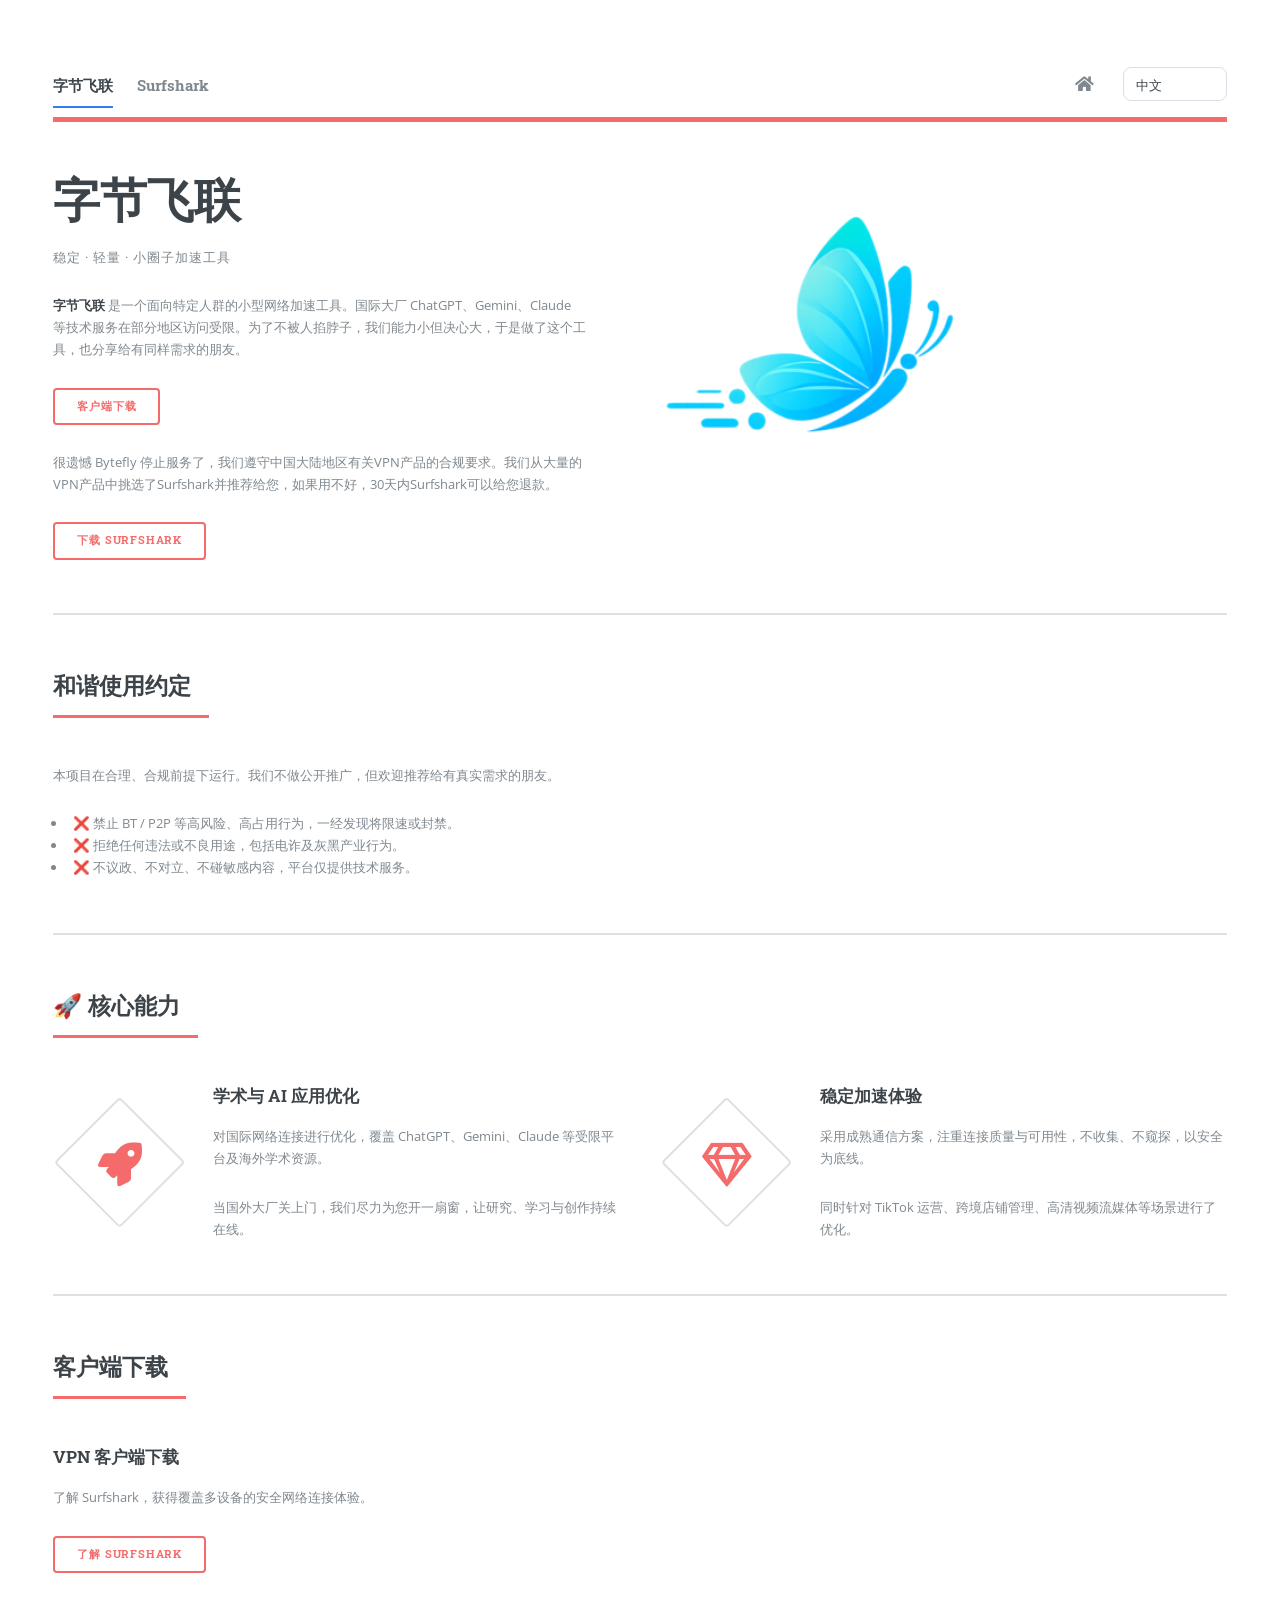
<file: index.html>
<!DOCTYPE HTML>
<html lang="zh-CN">
	<head>
		<title>字节飞联</title>
		<meta charset="utf-8" />
		<meta name="viewport" content="width=device-width, initial-scale=1, user-scalable=no" />
		<meta name="description" content="字节飞联（Bytefly）是一个稳定、轻量的小圈子网络加速工具，面向学术科研、AI应用与跨境等场景，提供更顺畅的国际网络访问体验。" />
		<meta name="robots" content="index,follow" />
		<link rel="canonical" href="https://www.an1688.com/" />
		<link rel="alternate" hreflang="zh-CN" href="https://www.an1688.com/" />
		<link rel="alternate" hreflang="en" href="https://www.an1688.com/en.html" />
		<link rel="sitemap" type="application/xml" title="Sitemap" href="/sitemap.xml" />
		<link rel="icon" type="image/png" href="/images/logo.png" />
		<meta property="og:site_name" content=字节飞联" />
		<meta property="og:title" content="字节飞联" />
		<meta property="og:description" content="稳定 · 轻量 · 小圈子加速工具。面向学术科研、AI应用与跨境等场景，提供更顺畅的国际网络访问体验。" />
		<meta property="og:url" content="https://www.an1688.com/" />
		<meta property="og:type" content="website" />
		<link rel="stylesheet" href="assets/css/main.css" />
		<style>
			#banner .image.object img {
				max-width: 340px;
				width: 100%;
				height: auto;
			}

			#download .img-row {
				display: flex;
				flex-wrap: wrap;
				align-items: center;
			}
			#download .img-row img {
				height: 200px;
				width: auto;
				margin: 10px;
				object-fit: contain;
			}

			#download .posts .image {
				display: flex;
				align-items: center;
				justify-content: center;
				background: #fff;
			}
			#download .posts .image img {
				max-width: 220px;
				max-height: 140px;
				width: auto;
				height: auto;
			}

			.lang-switch {
				margin-left: 12px;
				display: inline-flex;
				align-items: center;
			}
			.lang-switch select {
				min-width: 104px;
				height: 34px;
				padding: 0 34px 0 12px;
				border: 1px solid #d9dee7;
				border-radius: 8px;
				background: #fff;
				color: #3d4449;
				font-size: 13px;
				line-height: 34px;
				box-shadow: none;
				outline: none;
				cursor: pointer;
				appearance: none;
				-webkit-appearance: none;
				-moz-appearance: none;
				background-image:
					linear-gradient(45deg, transparent 50%, #8b949e 50%),
					linear-gradient(135deg, #8b949e 50%, transparent 50%);
				background-position:
					calc(100% - 16px) 14px,
					calc(100% - 11px) 14px;
				background-size: 5px 5px, 5px 5px;
				background-repeat: no-repeat;
				transition: border-color 0.2s ease, box-shadow 0.2s ease;
			}
			.lang-switch select:hover,
			.lang-switch select:focus {
				border-color: #f56a6a;
				box-shadow: 0 0 0 3px rgba(245, 106, 106, 0.08);
			}
		</style>
	</head>
	<body>
		<div id="wrapper">
			<div id="main">
				<div class="inner">
					<header id="header">
						<nav class="site-tabs" aria-label="网站导航">
							<a href="index.html" class="active" aria-current="page">字节飞联</a>
							<a href="surfshark/">Surfshark</a>
						</nav>
						<ul class="icons">
							<li><a href="https://www.an1688.com" class="icon solid fa-home"><span class="label">官网主页</span></a></li>
							<li class="lang-switch">
								<select id="langSelect" aria-label="选择语言">
									<option value="index.html" selected>中文</option>
									<option value="en.html">English</option>
								</select>
							</li>
						</ul>
					</header>

					<section id="banner">
						<div class="content">
							<header>
								<h1>字节飞联</h1>
								<p>稳定 · 轻量 · 小圈子加速工具</p>
							</header>
							<p><strong>字节飞联</strong> 是一个面向特定人群的小型网络加速工具。国际大厂 ChatGPT、Gemini、Claude 等技术服务在部分地区访问受限。为了不被人掐脖子，我们能力小但决心大，于是做了这个工具，也分享给有同样需求的朋友。</p>
							<ul class="actions">
								<li><a href="surfshark/" class="button">客户端下载</a></li>
							</ul>							
							<p>很遗憾 Bytefly 停止服务了，我们遵守中国大陆地区有关VPN产品的合规要求。我们从大量的VPN产品中挑选了Surfshark并推荐给您，如果用不好，30天内Surfshark可以给您退款。</p>
							<ul class="actions">
								<li><a href="#" class="button" data-surfshark-cta>下载 Surfshark</a></li>
							</ul>
						</div>
						<span class="image object">
							<img src="images/logo.png" alt="字节飞联" />
						</span>
					</section>

					<section>
						<header class="major">
							<h2>和谐使用约定</h2>
						</header>
						<p>本项目在合理、合规前提下运行。我们不做公开推广，但欢迎推荐给有真实需求的朋友。</p>
						<ul>
							<li>❌ 禁止 BT / P2P 等高风险、高占用行为，一经发现将限速或封禁。</li>
							<li>❌ 拒绝任何违法或不良用途，包括电诈及灰黑产业行为。</li>
							<li>❌ 不议政、不对立、不碰敏感内容，平台仅提供技术服务。</li>
						</ul>
					</section>

					<section>
						<header class="major">
							<h2>🚀 核心能力</h2>
						</header>
						<div class="features">
							<article>
								<span class="icon solid fa-rocket"></span>
								<div class="content">
									<h3>学术与 AI 应用优化</h3>
									<p>对国际网络连接进行优化，覆盖 ChatGPT、Gemini、Claude 等受限平台及海外学术资源。</p>
									<p>当国外大厂关上门，我们尽力为您开一扇窗，让研究、学习与创作持续在线。</p>
								</div>
							</article>
							<article>
								<span class="icon fa-gem"></span>
								<div class="content">
									<h3>稳定加速体验</h3>
									<p>采用成熟通信方案，注重连接质量与可用性，不收集、不窥探，以安全为底线。</p>
									<p>同时针对 TikTok 运营、跨境店铺管理、高清视频流媒体等场景进行了优化。</p>
								</div>
							</article>
						</div>
					</section>

					<section id="download">
						<header class="major">
							<h2>客户端下载</h2>
						</header>
						<div class="posts">
							<article>
								<h3>VPN 客户端下载</h3>
								<p>了解 Surfshark，获得覆盖多设备的安全网络连接体验。</p>
								<ul class="actions">
									<li><a href="surfshark/" class="button">了解 Surfshark</a></li>
								</ul>
							</article>
						</div>
					</section>
				</div>
			</div>
		</div>

		<script src="assets/js/surfshark-affiliate.js"></script>
		<script>
			document.getElementById("langSelect").addEventListener("change", function () {
				window.location.href = this.value;
			});
		</script>
	</body>
</html>
</file>
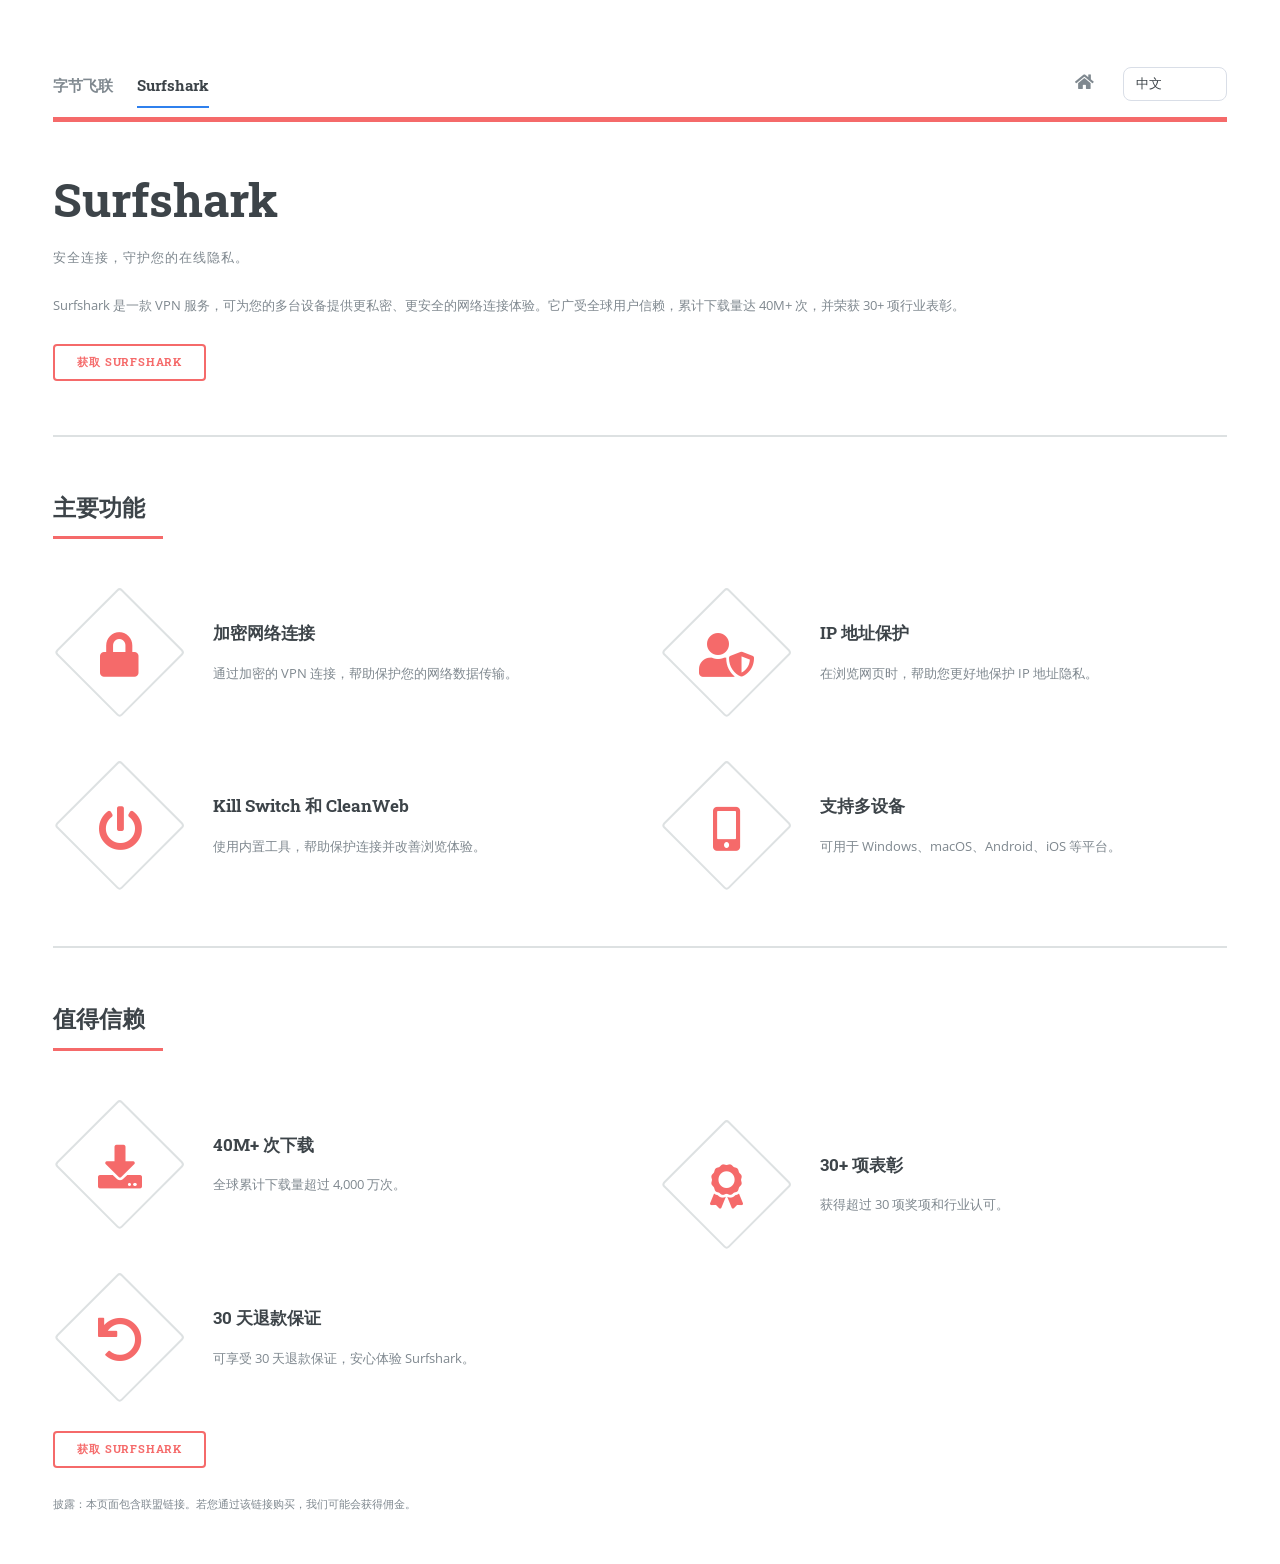
<file: surfshark/index.html>
<!DOCTYPE HTML>
<html lang="zh-CN">
	<head>
		<title>Surfshark VPN | 字节飞联</title>
		<meta charset="utf-8" />
		<meta name="viewport" content="width=device-width, initial-scale=1, user-scalable=no" />
		<meta name="description" content="了解 Surfshark VPN，在多设备上保护您的网络连接与在线隐私。" />
		<meta name="robots" content="index,follow" />
		<link rel="canonical" href="https://www.an1688.com/surfshark" />
		<link rel="alternate" hreflang="zh-CN" href="https://www.an1688.com/surfshark" />
		<link rel="alternate" hreflang="en" href="https://www.an1688.com/en/surfshark" />
		<link rel="sitemap" type="application/xml" title="Sitemap" href="/sitemap.xml" />
		<link rel="icon" type="image/png" href="/images/logo.png" />
		<meta property="og:site_name" content="字节飞联" />
		<meta property="og:title" content="Surfshark VPN | 字节飞联" />
		<meta property="og:description" content="了解 Surfshark VPN，在多设备上保护您的网络连接与在线隐私。" />
		<meta property="og:url" content="https://www.an1688.com/surfshark" />
		<meta property="og:type" content="website" />
		<link rel="stylesheet" href="../assets/css/main.css" />
	</head>
	<body>
		<div id="wrapper"><div id="main"><div class="inner">
			<header id="header">
				<nav class="site-tabs" aria-label="网站导航">
					<a href="../">字节飞联</a>
					<a href="./" class="active" aria-current="page">Surfshark</a>
				</nav>
				<ul class="icons">
					<li><a href="https://www.an1688.com" class="icon solid fa-home"><span class="label">官网主页</span></a></li>
					<li class="lang-switch"><select id="langSelect" aria-label="选择语言"><option value="./" selected>中文</option><option value="../en/surfshark/">English</option></select></li>
				</ul>
			</header>

			<section id="banner" class="surfshark-banner"><div class="content">
				<header><h1>Surfshark</h1><p>安全连接，守护您的在线隐私。</p></header>
				<p>Surfshark 是一款 VPN 服务，可为您的多台设备提供更私密、更安全的网络连接体验。它广受全球用户信赖，累计下载量达 40M+ 次，并荣获 30+ 项行业表彰。</p>
				<ul class="actions"><li><a href="#" class="button big" data-surfshark-cta>获取 Surfshark</a></li></ul>
			</div></section>

			<section><header class="major"><h2>主要功能</h2></header><div class="features">
				<article><span class="icon solid fa-lock"></span><div class="content"><h3>加密网络连接</h3><p>通过加密的 VPN 连接，帮助保护您的网络数据传输。</p></div></article>
				<article><span class="icon solid fa-user-shield"></span><div class="content"><h3>IP 地址保护</h3><p>在浏览网页时，帮助您更好地保护 IP 地址隐私。</p></div></article>
				<article><span class="icon solid fa-power-off"></span><div class="content"><h3>Kill Switch 和 CleanWeb</h3><p>使用内置工具，帮助保护连接并改善浏览体验。</p></div></article>
				<article><span class="icon solid fa-mobile-alt"></span><div class="content"><h3>支持多设备</h3><p>可用于 Windows、macOS、Android、iOS 等平台。</p></div></article>
			</div></section>

			<section class="surfshark-trust"><header class="major"><h2>值得信赖</h2></header><div class="features">
				<article><span class="icon solid fa-download"></span><div class="content"><h3>40M+ 次下载</h3><p>全球累计下载量超过 4,000 万次。</p></div></article>
				<article><span class="icon solid fa-award"></span><div class="content"><h3>30+ 项表彰</h3><p>获得超过 30 项奖项和行业认可。</p></div></article>
				<article><span class="icon solid fa-undo"></span><div class="content"><h3>30 天退款保证</h3><p>可享受 30 天退款保证，安心体验 Surfshark。</p></div></article>
			</div><ul class="actions"><li><a href="#" class="button big" data-surfshark-cta>获取 Surfshark</a></li></ul><p class="affiliate-disclosure">披露：本页面包含联盟链接。若您通过该链接购买，我们可能会获得佣金。</p></section>
		</div></div></div>
		<script src="../assets/js/surfshark-affiliate.js"></script>
		<script>document.getElementById('langSelect').addEventListener('change', function () { window.location.href = this.value; });</script>
	</body>
</html>
</file>
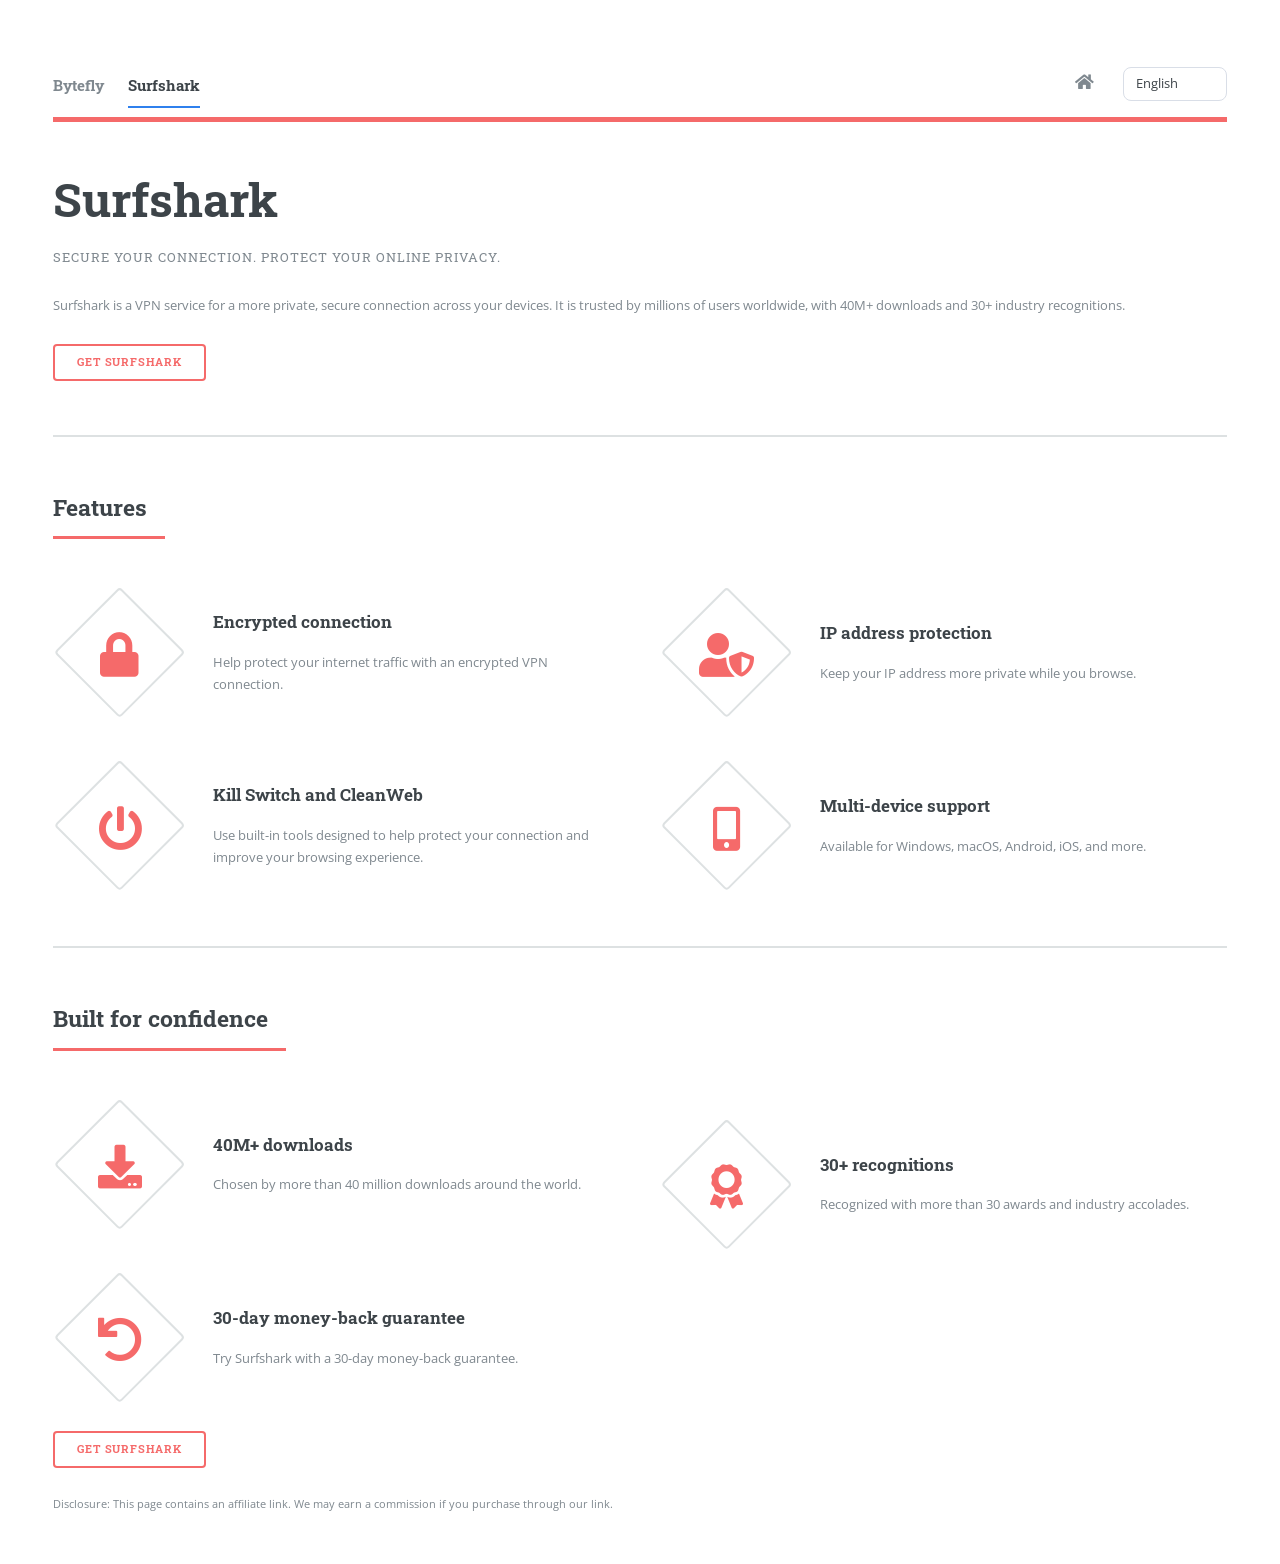
<file: en/surfshark/index.html>
<!DOCTYPE HTML>
<html lang="en">
	<head>
		<title>Surfshark VPN | Bytefly Accelerator</title>
		<meta charset="utf-8" />
		<meta name="viewport" content="width=device-width, initial-scale=1, user-scalable=no" />
		<meta name="description" content="Learn more about Surfshark VPN and secure your internet connection across your devices." />
		<meta name="robots" content="index,follow" />
		<link rel="canonical" href="https://www.an1688.com/en/surfshark" />
		<link rel="alternate" hreflang="zh-CN" href="https://www.an1688.com/surfshark" />
		<link rel="alternate" hreflang="en" href="https://www.an1688.com/en/surfshark" />
		<link rel="sitemap" type="application/xml" title="Sitemap" href="/sitemap.xml" />
		<link rel="icon" type="image/png" href="/images/logo.png" />
		<meta property="og:site_name" content="Bytefly Accelerator" />
		<meta property="og:title" content="Surfshark VPN | Bytefly Accelerator" />
		<meta property="og:description" content="Learn more about Surfshark VPN and secure your internet connection across your devices." />
		<meta property="og:url" content="https://www.an1688.com/en/surfshark" />
		<meta property="og:type" content="website" />
		<link rel="stylesheet" href="../../assets/css/main.css" />
	</head>
	<body>
		<div id="wrapper">
			<div id="main">
				<div class="inner">
					<header id="header">
						<nav class="site-tabs" aria-label="Site navigation">
							<a href="../../en.html">Bytefly</a>
							<a href="./" class="active" aria-current="page">Surfshark</a>
						</nav>
						<ul class="icons">
							<li><a href="https://www.an1688.com/en" class="icon solid fa-home"><span class="label">Official Home</span></a></li>
							<li class="lang-switch">
								<select id="langSelect" aria-label="Select language">
									<option value="../../surfshark/">中文</option>
									<option value="./" selected>English</option>
								</select>
							</li>
						</ul>
					</header>

					<section id="banner" class="surfshark-banner">
						<div class="content">
							<header>
								<h1>Surfshark</h1>
								<p>Secure your connection. Protect your online privacy.</p>
							</header>
							<p>Surfshark is a VPN service for a more private, secure connection across your devices. It is trusted by millions of users worldwide, with 40M+ downloads and 30+ industry recognitions.</p>
							<ul class="actions">
								<li><a href="#" class="button big" data-surfshark-cta>Get Surfshark</a></li>
							</ul>
						</div>
					</section>

					<section>
						<header class="major"><h2>Features</h2></header>
						<div class="features">
							<article><span class="icon solid fa-lock"></span><div class="content"><h3>Encrypted connection</h3><p>Help protect your internet traffic with an encrypted VPN connection.</p></div></article>
							<article><span class="icon solid fa-user-shield"></span><div class="content"><h3>IP address protection</h3><p>Keep your IP address more private while you browse.</p></div></article>
							<article><span class="icon solid fa-power-off"></span><div class="content"><h3>Kill Switch and CleanWeb</h3><p>Use built-in tools designed to help protect your connection and improve your browsing experience.</p></div></article>
							<article><span class="icon solid fa-mobile-alt"></span><div class="content"><h3>Multi-device support</h3><p>Available for Windows, macOS, Android, iOS, and more.</p></div></article>
						</div>
					</section>

					<section class="surfshark-trust">
						<header class="major"><h2>Built for confidence</h2></header>
						<div class="features">
							<article><span class="icon solid fa-download"></span><div class="content"><h3>40M+ downloads</h3><p>Chosen by more than 40 million downloads around the world.</p></div></article>
							<article><span class="icon solid fa-award"></span><div class="content"><h3>30+ recognitions</h3><p>Recognized with more than 30 awards and industry accolades.</p></div></article>
							<article><span class="icon solid fa-undo"></span><div class="content"><h3>30-day money-back guarantee</h3><p>Try Surfshark with a 30-day money-back guarantee.</p></div></article>
						</div>
						<ul class="actions"><li><a href="#" class="button big" data-surfshark-cta>Get Surfshark</a></li></ul>
						<p class="affiliate-disclosure">Disclosure: This page contains an affiliate link. We may earn a commission if you purchase through our link.</p>
					</section>
				</div>
			</div>
		</div>
		<script src="../../assets/js/surfshark-affiliate.js"></script>
		<script>document.getElementById('langSelect').addEventListener('change', function () { window.location.href = this.value; });</script>
	</body>
</html>
</file>
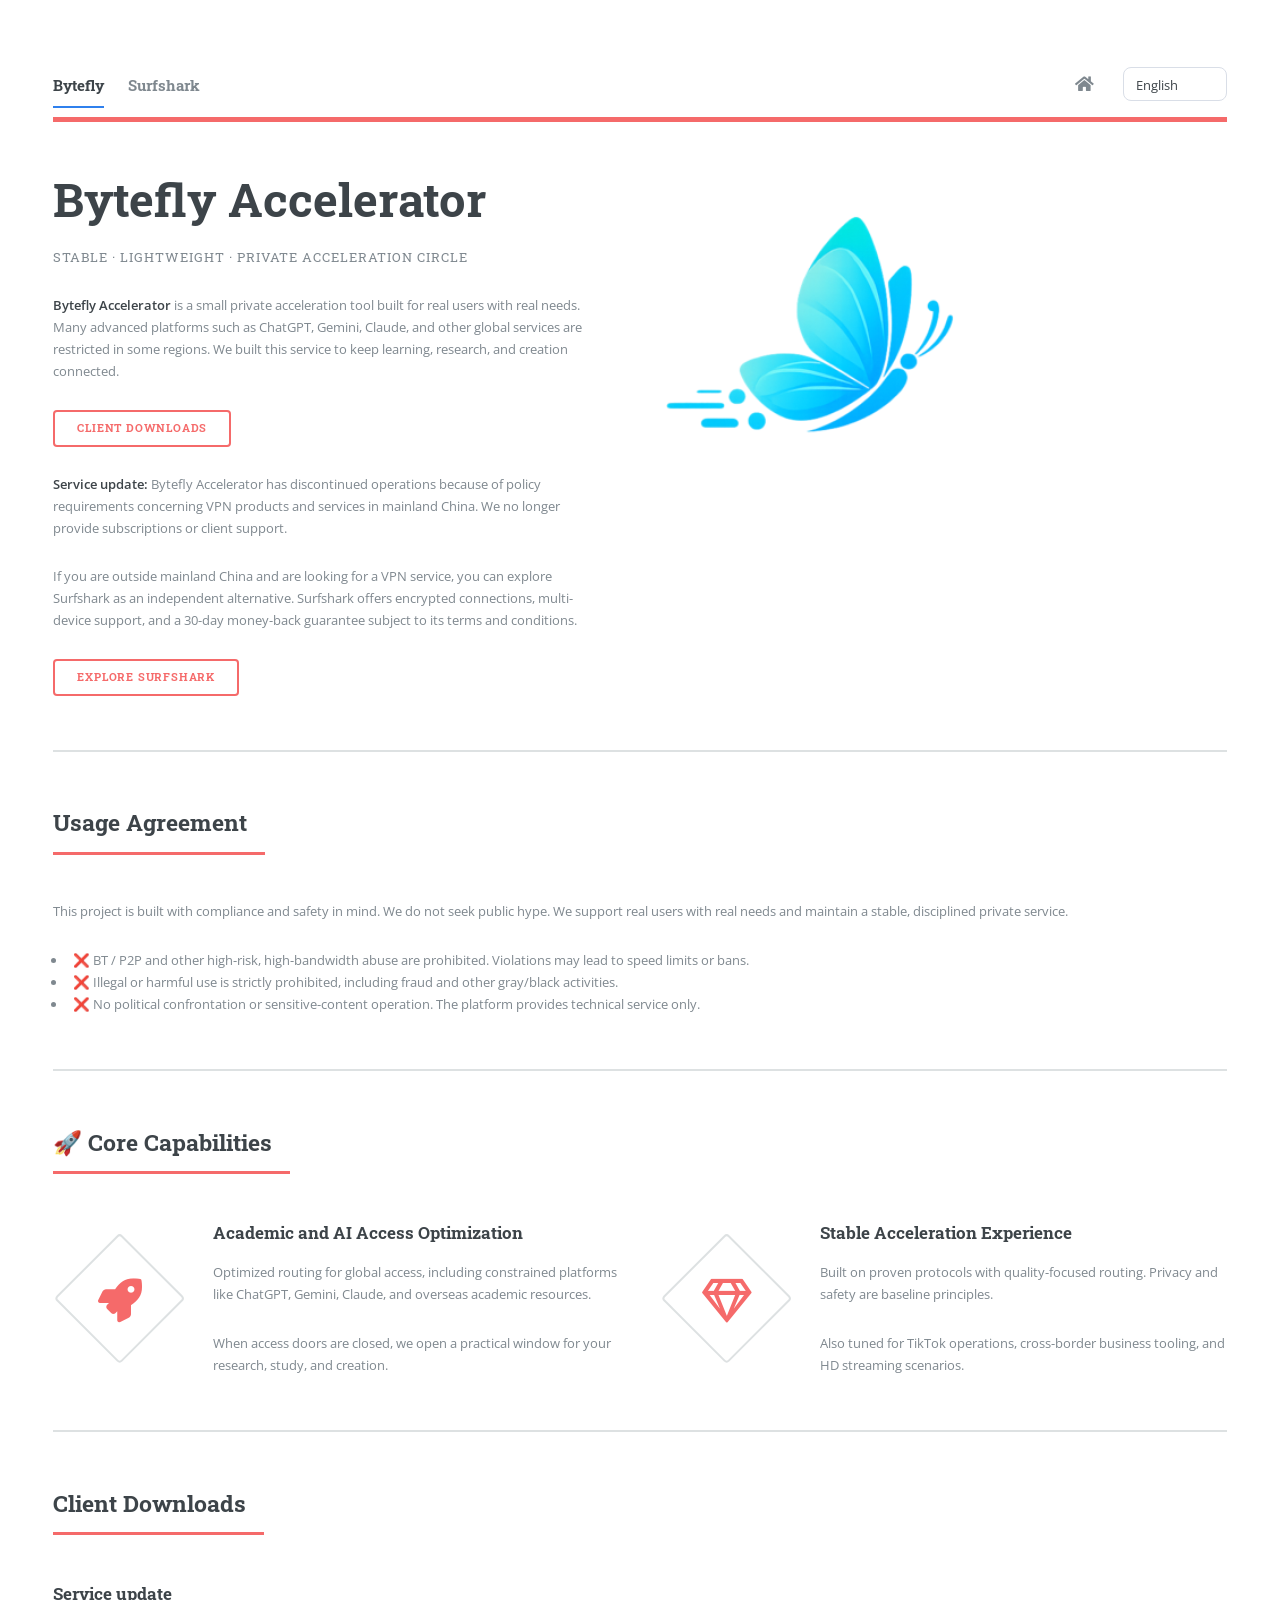
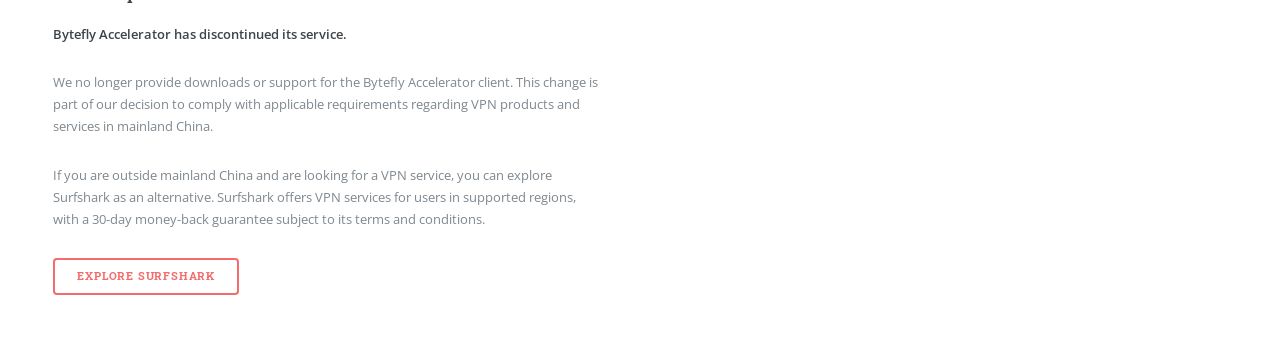
<file: en.html>
<!DOCTYPE HTML>
<html lang="en">
	<head>
		<title>Bytefly Accelerator</title>
		<meta charset="utf-8" />
		<meta name="viewport" content="width=device-width, initial-scale=1, user-scalable=no" />
		<meta name="description" content="Bytefly Accelerator is a stable and lightweight private network acceleration tool for research, AI usage, and cross-border scenarios." />
		<meta name="robots" content="index,follow" />
		<link rel="canonical" href="https://www.an1688.com/en" />
		<link rel="alternate" hreflang="zh-CN" href="https://www.an1688.com/" />
		<link rel="alternate" hreflang="en" href="https://www.an1688.com/en.html" />
		<link rel="sitemap" type="application/xml" title="Sitemap" href="/sitemap.xml" />
		<link rel="icon" type="image/png" href="/images/logo.png" />
		<meta property="og:site_name" content="Bytefly Accelerator" />
		<meta property="og:title" content="Bytefly Accelerator" />
		<meta property="og:description" content="Stable, lightweight private acceleration for research, AI applications, and global access." />
		<meta property="og:url" content="https://www.an1688.com/en.html" />
		<meta property="og:type" content="website" />
		<link rel="stylesheet" href="assets/css/main.css" />
		<style>
			#banner .image.object img {
				max-width: 340px;
				width: 100%;
				height: auto;
			}

			#download .img-row {
				display: flex;
				flex-wrap: wrap;
				align-items: center;
			}
			#download .img-row img {
				height: 200px;
				width: auto;
				margin: 10px;
				object-fit: contain;
			}

			#download .posts .image {
				display: flex;
				align-items: center;
				justify-content: center;
				background: #fff;
			}
			#download .posts .image img {
				max-width: 220px;
				max-height: 140px;
				width: auto;
				height: auto;
			}

			.lang-switch {
				margin-left: 12px;
				display: inline-flex;
				align-items: center;
			}
			.lang-switch select {
				min-width: 104px;
				height: 34px;
				padding: 0 34px 0 12px;
				border: 1px solid #d9dee7;
				border-radius: 8px;
				background: #fff;
				color: #3d4449;
				font-size: 13px;
				line-height: 34px;
				box-shadow: none;
				outline: none;
				cursor: pointer;
				appearance: none;
				-webkit-appearance: none;
				-moz-appearance: none;
				background-image:
					linear-gradient(45deg, transparent 50%, #8b949e 50%),
					linear-gradient(135deg, #8b949e 50%, transparent 50%);
				background-position:
					calc(100% - 16px) 14px,
					calc(100% - 11px) 14px;
				background-size: 5px 5px, 5px 5px;
				background-repeat: no-repeat;
				transition: border-color 0.2s ease, box-shadow 0.2s ease;
			}
			.lang-switch select:hover,
			.lang-switch select:focus {
				border-color: #f56a6a;
				box-shadow: 0 0 0 3px rgba(245, 106, 106, 0.08);
			}
		</style>
	</head>
	<body>
		<div id="wrapper">
			<div id="main">
				<div class="inner">
					<header id="header">
						<nav class="site-tabs" aria-label="Site navigation">
							<a href="en.html" class="active" aria-current="page">Bytefly</a>
							<a href="en/surfshark/">Surfshark</a>
						</nav>
						<ul class="icons">
							<li><a href="https://www.an1688.com/en" class="icon solid fa-home"><span class="label">Official Home</span></a></li>
							<li class="lang-switch">
								<select id="langSelect" aria-label="Select language">
									<option value="index.html">中文</option>
									<option value="en.html" selected>English</option>
								</select>
							</li>
						</ul>
					</header>

					<section id="banner">
						<div class="content">
							<header>
								<h1>Bytefly Accelerator</h1>
								<p>Stable · Lightweight · Private acceleration circle</p>
							</header>
							<p><strong>Bytefly Accelerator</strong> is a small private acceleration tool built for real users with real needs. Many advanced platforms such as ChatGPT, Gemini, Claude, and other global services are restricted in some regions. We built this service to keep learning, research, and creation connected.</p>
							<ul class="actions">
								<li><a href="#download" class="button">Client Downloads</a></li>
							</ul>
							<p><strong>Service update:</strong> Bytefly Accelerator has discontinued operations because of policy requirements concerning VPN products and services in mainland China. We no longer provide subscriptions or client support.</p>
							<p>If you are outside mainland China and are looking for a VPN service, you can explore Surfshark as an independent alternative. Surfshark offers encrypted connections, multi-device support, and a 30-day money-back guarantee subject to its terms and conditions.</p>
							<ul class="actions">
								<li><a href="#" class="button" data-surfshark-cta>Explore Surfshark</a></li>
							</ul>
						</div>
						<span class="image object">
							<img src="images/logo.png" alt="Bytefly Accelerator" />
						</span>
					</section>

					<section>
						<header class="major">
							<h2>Usage Agreement</h2>
						</header>
						<p>This project is built with compliance and safety in mind. We do not seek public hype. We support real users with real needs and maintain a stable, disciplined private service.</p>
						<ul>
							<li>❌ BT / P2P and other high-risk, high-bandwidth abuse are prohibited. Violations may lead to speed limits or bans.</li>
							<li>❌ Illegal or harmful use is strictly prohibited, including fraud and other gray/black activities.</li>
							<li>❌ No political confrontation or sensitive-content operation. The platform provides technical service only.</li>
						</ul>
					</section>

					<section>
						<header class="major">
							<h2>🚀 Core Capabilities</h2>
						</header>
						<div class="features">
							<article>
								<span class="icon solid fa-rocket"></span>
								<div class="content">
									<h3>Academic and AI Access Optimization</h3>
									<p>Optimized routing for global access, including constrained platforms like ChatGPT, Gemini, Claude, and overseas academic resources.</p>
									<p>When access doors are closed, we open a practical window for your research, study, and creation.</p>
								</div>
							</article>
							<article>
								<span class="icon fa-gem"></span>
								<div class="content">
									<h3>Stable Acceleration Experience</h3>
									<p>Built on proven protocols with quality-focused routing. Privacy and safety are baseline principles.</p>
									<p>Also tuned for TikTok operations, cross-border business tooling, and HD streaming scenarios.</p>
								</div>
							</article>
						</div>
					</section>

					<section id="download">
						<header class="major">
							<h2>Client Downloads</h2>
						</header>
						<div class="posts">
							<article>
								<h3>Service update</h3>
								<p><strong>Bytefly Accelerator has discontinued its service.</strong></p>
								<p>We no longer provide downloads or support for the Bytefly Accelerator client. This change is part of our decision to comply with applicable requirements regarding VPN products and services in mainland China.</p>
								<p>If you are outside mainland China and are looking for a VPN service, you can explore Surfshark as an alternative. Surfshark offers VPN services for users in supported regions, with a 30-day money-back guarantee subject to its terms and conditions.</p>
								<ul class="actions">
									<li><a href="en/surfshark/" class="button" target="_blank" rel="noopener noreferrer">Explore Surfshark</a></li>
								</ul>
							</article>
						</div>
					</section>
				</div>
			</div>
		</div>

		<script src="assets/js/surfshark-affiliate.js"></script>
		<script>
			document.getElementById("langSelect").addEventListener("change", function () {
				window.location.href = this.value;
			});
		</script>
	</body>
</html>
</file>
<file: assets/css/main.css>
@import url(fontawesome-all.min.css);
@import url("https://fonts.googleapis.com/css?family=Open+Sans:400,600,400italic,600italic|Roboto+Slab:400,700");
/*
	Editorial by HTML5 UP
	html5up.net | @ajlkn
	Free for personal and commercial use under the CCA 3.0 license (html5up.net/license)
*/
html, body, div, span, applet, object,
iframe, h1, h2, h3, h4, h5, h6, p, blockquote,
pre, a, abbr, acronym, address, big, cite,
code, del, dfn, em, img, ins, kbd, q, s, samp,
small, strike, strong, sub, sup, tt, var, b,
u, i, center, dl, dt, dd, ol, ul, li, fieldset,
form, label, legend, table, caption, tbody,
tfoot, thead, tr, th, td, article, aside,
canvas, details, embed, figure, figcaption,
footer, header, hgroup, menu, nav, output, ruby,
section, summary, time, mark, audio, video {
  margin: 0;
  padding: 0;
  border: 0;
  font-size: 100%;
  font: inherit;
  vertical-align: baseline; }

article, aside, details, figcaption, figure,
footer, header, hgroup, menu, nav, section {
  display: block; }

body {
  line-height: 1; }

ol, ul {
  list-style: none; }

blockquote, q {
  quotes: none; }
  blockquote:before, blockquote:after, q:before, q:after {
    content: '';
    content: none; }

table {
  border-collapse: collapse;
  border-spacing: 0; }

body {
  -webkit-text-size-adjust: none; }

mark {
  background-color: transparent;
  color: inherit; }

input::-moz-focus-inner {
  border: 0;
  padding: 0; }

input, select, textarea {
  -moz-appearance: none;
  -webkit-appearance: none;
  -ms-appearance: none;
  appearance: none; }

/* Basic */
@-ms-viewport {
  width: device-width; }

body {
  -ms-overflow-style: scrollbar; }

@media screen and (max-width: 480px) {
  html, body {
    min-width: 320px; } }

html {
  box-sizing: border-box; }

*, *:before, *:after {
  box-sizing: inherit; }

body {
  background: #ffffff; }
  body.is-preload *, body.is-preload *:before, body.is-preload *:after, body.is-resizing *, body.is-resizing *:before, body.is-resizing *:after {
    -moz-animation: none !important;
    -webkit-animation: none !important;
    -ms-animation: none !important;
    animation: none !important;
    -moz-transition: none !important;
    -webkit-transition: none !important;
    -ms-transition: none !important;
    transition: none !important; }

/* Type */
body, input, select, textarea {
  color: #7f888f;
  font-family: "Open Sans", sans-serif;
  font-size: 13pt;
  font-weight: 400;
  line-height: 1.65; }
  @media screen and (max-width: 1680px) {
    body, input, select, textarea {
      font-size: 11pt; } }
  @media screen and (max-width: 1280px) {
    body, input, select, textarea {
      font-size: 10pt; } }
  @media screen and (max-width: 360px) {
    body, input, select, textarea {
      font-size: 9pt; } }

a {
  -moz-transition: color 0.2s ease-in-out, border-bottom-color 0.2s ease-in-out;
  -webkit-transition: color 0.2s ease-in-out, border-bottom-color 0.2s ease-in-out;
  -ms-transition: color 0.2s ease-in-out, border-bottom-color 0.2s ease-in-out;
  transition: color 0.2s ease-in-out, border-bottom-color 0.2s ease-in-out;
  border-bottom: dotted 1px;
  color: #f56a6a;
  text-decoration: none; }
  a:hover {
    border-bottom-color: #f56a6a;
    color: #f56a6a !important; }
    a:hover strong {
      color: inherit; }

strong, b {
  color: #3d4449;
  font-weight: 600; }

em, i {
  font-style: italic; }

p {
  margin: 0 0 2em 0; }

h1, h2, h3, h4, h5, h6 {
  color: #3d4449;
  font-family: "Roboto Slab", serif;
  font-weight: 700;
  line-height: 1.5;
  margin: 0 0 1em 0; }
  h1 a, h2 a, h3 a, h4 a, h5 a, h6 a {
    color: inherit;
    text-decoration: none;
    border-bottom: 0; }

h1 {
  font-size: 4em;
  margin: 0 0 0.5em 0;
  line-height: 1.3; }

h2 {
  font-size: 1.75em; }

h3 {
  font-size: 1.25em; }

h4 {
  font-size: 1.1em; }

h5 {
  font-size: 0.9em; }

h6 {
  font-size: 0.7em; }

@media screen and (max-width: 1680px) {
  h1 {
    font-size: 3.5em; } }

@media screen and (max-width: 980px) {
  h1 {
    font-size: 3.25em; } }

@media screen and (max-width: 736px) {
  h1 {
    font-size: 2em;
    line-height: 1.4; }
  h2 {
    font-size: 1.5em; } }

sub {
  font-size: 0.8em;
  position: relative;
  top: 0.5em; }

sup {
  font-size: 0.8em;
  position: relative;
  top: -0.5em; }

blockquote {
  border-left: solid 3px rgba(210, 215, 217, 0.75);
  font-style: italic;
  margin: 0 0 2em 0;
  padding: 0.5em 0 0.5em 2em; }

code {
  background: rgba(230, 235, 237, 0.25);
  border-radius: 0.375em;
  border: solid 1px rgba(210, 215, 217, 0.75);
  font-family: "Courier New", monospace;
  font-size: 0.9em;
  margin: 0 0.25em;
  padding: 0.25em 0.65em; }

pre {
  -webkit-overflow-scrolling: touch;
  font-family: "Courier New", monospace;
  font-size: 0.9em;
  margin: 0 0 2em 0; }
  pre code {
    display: block;
    line-height: 1.75;
    padding: 1em 1.5em;
    overflow-x: auto; }

hr {
  border: 0;
  border-bottom: solid 1px rgba(210, 215, 217, 0.75);
  margin: 2em 0; }
  hr.major {
    margin: 3em 0; }

.align-left {
  text-align: left; }

.align-center {
  text-align: center; }

.align-right {
  text-align: right; }

/* Row */
.row {
  display: flex;
  flex-wrap: wrap;
  box-sizing: border-box;
  align-items: stretch; }
  .row > * {
    box-sizing: border-box; }
  .row.gtr-uniform > * > :last-child {
    margin-bottom: 0; }
  .row.aln-left {
    justify-content: flex-start; }
  .row.aln-center {
    justify-content: center; }
  .row.aln-right {
    justify-content: flex-end; }
  .row.aln-top {
    align-items: flex-start; }
  .row.aln-middle {
    align-items: center; }
  .row.aln-bottom {
    align-items: flex-end; }
  .row > .imp {
    order: -1; }
  .row > .col-1 {
    width: 8.33333%; }
  .row > .off-1 {
    margin-left: 8.33333%; }
  .row > .col-2 {
    width: 16.66667%; }
  .row > .off-2 {
    margin-left: 16.66667%; }
  .row > .col-3 {
    width: 25%; }
  .row > .off-3 {
    margin-left: 25%; }
  .row > .col-4 {
    width: 33.33333%; }
  .row > .off-4 {
    margin-left: 33.33333%; }
  .row > .col-5 {
    width: 41.66667%; }
  .row > .off-5 {
    margin-left: 41.66667%; }
  .row > .col-6 {
    width: 50%; }
  .row > .off-6 {
    margin-left: 50%; }
  .row > .col-7 {
    width: 58.33333%; }
  .row > .off-7 {
    margin-left: 58.33333%; }
  .row > .col-8 {
    width: 66.66667%; }
  .row > .off-8 {
    margin-left: 66.66667%; }
  .row > .col-9 {
    width: 75%; }
  .row > .off-9 {
    margin-left: 75%; }
  .row > .col-10 {
    width: 83.33333%; }
  .row > .off-10 {
    margin-left: 83.33333%; }
  .row > .col-11 {
    width: 91.66667%; }
  .row > .off-11 {
    margin-left: 91.66667%; }
  .row > .col-12 {
    width: 100%; }
  .row > .off-12 {
    margin-left: 100%; }
  .row.gtr-0 {
    margin-top: 0;
    margin-left: 0em; }
    .row.gtr-0 > * {
      padding: 0 0 0 0em; }
    .row.gtr-0.gtr-uniform {
      margin-top: 0em; }
      .row.gtr-0.gtr-uniform > * {
        padding-top: 0em; }
  .row.gtr-25 {
    margin-top: 0;
    margin-left: -0.375em; }
    .row.gtr-25 > * {
      padding: 0 0 0 0.375em; }
    .row.gtr-25.gtr-uniform {
      margin-top: -0.375em; }
      .row.gtr-25.gtr-uniform > * {
        padding-top: 0.375em; }
  .row.gtr-50 {
    margin-top: 0;
    margin-left: -0.75em; }
    .row.gtr-50 > * {
      padding: 0 0 0 0.75em; }
    .row.gtr-50.gtr-uniform {
      margin-top: -0.75em; }
      .row.gtr-50.gtr-uniform > * {
        padding-top: 0.75em; }
  .row {
    margin-top: 0;
    margin-left: -1.5em; }
    .row > * {
      padding: 0 0 0 1.5em; }
    .row.gtr-uniform {
      margin-top: -1.5em; }
      .row.gtr-uniform > * {
        padding-top: 1.5em; }
  .row.gtr-150 {
    margin-top: 0;
    margin-left: -2.25em; }
    .row.gtr-150 > * {
      padding: 0 0 0 2.25em; }
    .row.gtr-150.gtr-uniform {
      margin-top: -2.25em; }
      .row.gtr-150.gtr-uniform > * {
        padding-top: 2.25em; }
  .row.gtr-200 {
    margin-top: 0;
    margin-left: -3em; }
    .row.gtr-200 > * {
      padding: 0 0 0 3em; }
    .row.gtr-200.gtr-uniform {
      margin-top: -3em; }
      .row.gtr-200.gtr-uniform > * {
        padding-top: 3em; }
  @media screen and (max-width: 1680px) {
    .row {
      display: flex;
      flex-wrap: wrap;
      box-sizing: border-box;
      align-items: stretch; }
      .row > * {
        box-sizing: border-box; }
      .row.gtr-uniform > * > :last-child {
        margin-bottom: 0; }
      .row.aln-left {
        justify-content: flex-start; }
      .row.aln-center {
        justify-content: center; }
      .row.aln-right {
        justify-content: flex-end; }
      .row.aln-top {
        align-items: flex-start; }
      .row.aln-middle {
        align-items: center; }
      .row.aln-bottom {
        align-items: flex-end; }
      .row > .imp-xlarge {
        order: -1; }
      .row > .col-1-xlarge {
        width: 8.33333%; }
      .row > .off-1-xlarge {
        margin-left: 8.33333%; }
      .row > .col-2-xlarge {
        width: 16.66667%; }
      .row > .off-2-xlarge {
        margin-left: 16.66667%; }
      .row > .col-3-xlarge {
        width: 25%; }
      .row > .off-3-xlarge {
        margin-left: 25%; }
      .row > .col-4-xlarge {
        width: 33.33333%; }
      .row > .off-4-xlarge {
        margin-left: 33.33333%; }
      .row > .col-5-xlarge {
        width: 41.66667%; }
      .row > .off-5-xlarge {
        margin-left: 41.66667%; }
      .row > .col-6-xlarge {
        width: 50%; }
      .row > .off-6-xlarge {
        margin-left: 50%; }
      .row > .col-7-xlarge {
        width: 58.33333%; }
      .row > .off-7-xlarge {
        margin-left: 58.33333%; }
      .row > .col-8-xlarge {
        width: 66.66667%; }
      .row > .off-8-xlarge {
        margin-left: 66.66667%; }
      .row > .col-9-xlarge {
        width: 75%; }
      .row > .off-9-xlarge {
        margin-left: 75%; }
      .row > .col-10-xlarge {
        width: 83.33333%; }
      .row > .off-10-xlarge {
        margin-left: 83.33333%; }
      .row > .col-11-xlarge {
        width: 91.66667%; }
      .row > .off-11-xlarge {
        margin-left: 91.66667%; }
      .row > .col-12-xlarge {
        width: 100%; }
      .row > .off-12-xlarge {
        margin-left: 100%; }
      .row.gtr-0 {
        margin-top: 0;
        margin-left: 0em; }
        .row.gtr-0 > * {
          padding: 0 0 0 0em; }
        .row.gtr-0.gtr-uniform {
          margin-top: 0em; }
          .row.gtr-0.gtr-uniform > * {
            padding-top: 0em; }
      .row.gtr-25 {
        margin-top: 0;
        margin-left: -0.375em; }
        .row.gtr-25 > * {
          padding: 0 0 0 0.375em; }
        .row.gtr-25.gtr-uniform {
          margin-top: -0.375em; }
          .row.gtr-25.gtr-uniform > * {
            padding-top: 0.375em; }
      .row.gtr-50 {
        margin-top: 0;
        margin-left: -0.75em; }
        .row.gtr-50 > * {
          padding: 0 0 0 0.75em; }
        .row.gtr-50.gtr-uniform {
          margin-top: -0.75em; }
          .row.gtr-50.gtr-uniform > * {
            padding-top: 0.75em; }
      .row {
        margin-top: 0;
        margin-left: -1.5em; }
        .row > * {
          padding: 0 0 0 1.5em; }
        .row.gtr-uniform {
          margin-top: -1.5em; }
          .row.gtr-uniform > * {
            padding-top: 1.5em; }
      .row.gtr-150 {
        margin-top: 0;
        margin-left: -2.25em; }
        .row.gtr-150 > * {
          padding: 0 0 0 2.25em; }
        .row.gtr-150.gtr-uniform {
          margin-top: -2.25em; }
          .row.gtr-150.gtr-uniform > * {
            padding-top: 2.25em; }
      .row.gtr-200 {
        margin-top: 0;
        margin-left: -3em; }
        .row.gtr-200 > * {
          padding: 0 0 0 3em; }
        .row.gtr-200.gtr-uniform {
          margin-top: -3em; }
          .row.gtr-200.gtr-uniform > * {
            padding-top: 3em; } }
  @media screen and (max-width: 1280px) {
    .row {
      display: flex;
      flex-wrap: wrap;
      box-sizing: border-box;
      align-items: stretch; }
      .row > * {
        box-sizing: border-box; }
      .row.gtr-uniform > * > :last-child {
        margin-bottom: 0; }
      .row.aln-left {
        justify-content: flex-start; }
      .row.aln-center {
        justify-content: center; }
      .row.aln-right {
        justify-content: flex-end; }
      .row.aln-top {
        align-items: flex-start; }
      .row.aln-middle {
        align-items: center; }
      .row.aln-bottom {
        align-items: flex-end; }
      .row > .imp-large {
        order: -1; }
      .row > .col-1-large {
        width: 8.33333%; }
      .row > .off-1-large {
        margin-left: 8.33333%; }
      .row > .col-2-large {
        width: 16.66667%; }
      .row > .off-2-large {
        margin-left: 16.66667%; }
      .row > .col-3-large {
        width: 25%; }
      .row > .off-3-large {
        margin-left: 25%; }
      .row > .col-4-large {
        width: 33.33333%; }
      .row > .off-4-large {
        margin-left: 33.33333%; }
      .row > .col-5-large {
        width: 41.66667%; }
      .row > .off-5-large {
        margin-left: 41.66667%; }
      .row > .col-6-large {
        width: 50%; }
      .row > .off-6-large {
        margin-left: 50%; }
      .row > .col-7-large {
        width: 58.33333%; }
      .row > .off-7-large {
        margin-left: 58.33333%; }
      .row > .col-8-large {
        width: 66.66667%; }
      .row > .off-8-large {
        margin-left: 66.66667%; }
      .row > .col-9-large {
        width: 75%; }
      .row > .off-9-large {
        margin-left: 75%; }
      .row > .col-10-large {
        width: 83.33333%; }
      .row > .off-10-large {
        margin-left: 83.33333%; }
      .row > .col-11-large {
        width: 91.66667%; }
      .row > .off-11-large {
        margin-left: 91.66667%; }
      .row > .col-12-large {
        width: 100%; }
      .row > .off-12-large {
        margin-left: 100%; }
      .row.gtr-0 {
        margin-top: 0;
        margin-left: 0em; }
        .row.gtr-0 > * {
          padding: 0 0 0 0em; }
        .row.gtr-0.gtr-uniform {
          margin-top: 0em; }
          .row.gtr-0.gtr-uniform > * {
            padding-top: 0em; }
      .row.gtr-25 {
        margin-top: 0;
        margin-left: -0.375em; }
        .row.gtr-25 > * {
          padding: 0 0 0 0.375em; }
        .row.gtr-25.gtr-uniform {
          margin-top: -0.375em; }
          .row.gtr-25.gtr-uniform > * {
            padding-top: 0.375em; }
      .row.gtr-50 {
        margin-top: 0;
        margin-left: -0.75em; }
        .row.gtr-50 > * {
          padding: 0 0 0 0.75em; }
        .row.gtr-50.gtr-uniform {
          margin-top: -0.75em; }
          .row.gtr-50.gtr-uniform > * {
            padding-top: 0.75em; }
      .row {
        margin-top: 0;
        margin-left: -1.5em; }
        .row > * {
          padding: 0 0 0 1.5em; }
        .row.gtr-uniform {
          margin-top: -1.5em; }
          .row.gtr-uniform > * {
            padding-top: 1.5em; }
      .row.gtr-150 {
        margin-top: 0;
        margin-left: -2.25em; }
        .row.gtr-150 > * {
          padding: 0 0 0 2.25em; }
        .row.gtr-150.gtr-uniform {
          margin-top: -2.25em; }
          .row.gtr-150.gtr-uniform > * {
            padding-top: 2.25em; }
      .row.gtr-200 {
        margin-top: 0;
        margin-left: -3em; }
        .row.gtr-200 > * {
          padding: 0 0 0 3em; }
        .row.gtr-200.gtr-uniform {
          margin-top: -3em; }
          .row.gtr-200.gtr-uniform > * {
            padding-top: 3em; } }
  @media screen and (max-width: 980px) {
    .row {
      display: flex;
      flex-wrap: wrap;
      box-sizing: border-box;
      align-items: stretch; }
      .row > * {
        box-sizing: border-box; }
      .row.gtr-uniform > * > :last-child {
        margin-bottom: 0; }
      .row.aln-left {
        justify-content: flex-start; }
      .row.aln-center {
        justify-content: center; }
      .row.aln-right {
        justify-content: flex-end; }
      .row.aln-top {
        align-items: flex-start; }
      .row.aln-middle {
        align-items: center; }
      .row.aln-bottom {
        align-items: flex-end; }
      .row > .imp-medium {
        order: -1; }
      .row > .col-1-medium {
        width: 8.33333%; }
      .row > .off-1-medium {
        margin-left: 8.33333%; }
      .row > .col-2-medium {
        width: 16.66667%; }
      .row > .off-2-medium {
        margin-left: 16.66667%; }
      .row > .col-3-medium {
        width: 25%; }
      .row > .off-3-medium {
        margin-left: 25%; }
      .row > .col-4-medium {
        width: 33.33333%; }
      .row > .off-4-medium {
        margin-left: 33.33333%; }
      .row > .col-5-medium {
        width: 41.66667%; }
      .row > .off-5-medium {
        margin-left: 41.66667%; }
      .row > .col-6-medium {
        width: 50%; }
      .row > .off-6-medium {
        margin-left: 50%; }
      .row > .col-7-medium {
        width: 58.33333%; }
      .row > .off-7-medium {
        margin-left: 58.33333%; }
      .row > .col-8-medium {
        width: 66.66667%; }
      .row > .off-8-medium {
        margin-left: 66.66667%; }
      .row > .col-9-medium {
        width: 75%; }
      .row > .off-9-medium {
        margin-left: 75%; }
      .row > .col-10-medium {
        width: 83.33333%; }
      .row > .off-10-medium {
        margin-left: 83.33333%; }
      .row > .col-11-medium {
        width: 91.66667%; }
      .row > .off-11-medium {
        margin-left: 91.66667%; }
      .row > .col-12-medium {
        width: 100%; }
      .row > .off-12-medium {
        margin-left: 100%; }
      .row.gtr-0 {
        margin-top: 0;
        margin-left: 0em; }
        .row.gtr-0 > * {
          padding: 0 0 0 0em; }
        .row.gtr-0.gtr-uniform {
          margin-top: 0em; }
          .row.gtr-0.gtr-uniform > * {
            padding-top: 0em; }
      .row.gtr-25 {
        margin-top: 0;
        margin-left: -0.375em; }
        .row.gtr-25 > * {
          padding: 0 0 0 0.375em; }
        .row.gtr-25.gtr-uniform {
          margin-top: -0.375em; }
          .row.gtr-25.gtr-uniform > * {
            padding-top: 0.375em; }
      .row.gtr-50 {
        margin-top: 0;
        margin-left: -0.75em; }
        .row.gtr-50 > * {
          padding: 0 0 0 0.75em; }
        .row.gtr-50.gtr-uniform {
          margin-top: -0.75em; }
          .row.gtr-50.gtr-uniform > * {
            padding-top: 0.75em; }
      .row {
        margin-top: 0;
        margin-left: -1.5em; }
        .row > * {
          padding: 0 0 0 1.5em; }
        .row.gtr-uniform {
          margin-top: -1.5em; }
          .row.gtr-uniform > * {
            padding-top: 1.5em; }
      .row.gtr-150 {
        margin-top: 0;
        margin-left: -2.25em; }
        .row.gtr-150 > * {
          padding: 0 0 0 2.25em; }
        .row.gtr-150.gtr-uniform {
          margin-top: -2.25em; }
          .row.gtr-150.gtr-uniform > * {
            padding-top: 2.25em; }
      .row.gtr-200 {
        margin-top: 0;
        margin-left: -3em; }
        .row.gtr-200 > * {
          padding: 0 0 0 3em; }
        .row.gtr-200.gtr-uniform {
          margin-top: -3em; }
          .row.gtr-200.gtr-uniform > * {
            padding-top: 3em; } }
  @media screen and (max-width: 736px) {
    .row {
      display: flex;
      flex-wrap: wrap;
      box-sizing: border-box;
      align-items: stretch; }
      .row > * {
        box-sizing: border-box; }
      .row.gtr-uniform > * > :last-child {
        margin-bottom: 0; }
      .row.aln-left {
        justify-content: flex-start; }
      .row.aln-center {
        justify-content: center; }
      .row.aln-right {
        justify-content: flex-end; }
      .row.aln-top {
        align-items: flex-start; }
      .row.aln-middle {
        align-items: center; }
      .row.aln-bottom {
        align-items: flex-end; }
      .row > .imp-small {
        order: -1; }
      .row > .col-1-small {
        width: 8.33333%; }
      .row > .off-1-small {
        margin-left: 8.33333%; }
      .row > .col-2-small {
        width: 16.66667%; }
      .row > .off-2-small {
        margin-left: 16.66667%; }
      .row > .col-3-small {
        width: 25%; }
      .row > .off-3-small {
        margin-left: 25%; }
      .row > .col-4-small {
        width: 33.33333%; }
      .row > .off-4-small {
        margin-left: 33.33333%; }
      .row > .col-5-small {
        width: 41.66667%; }
      .row > .off-5-small {
        margin-left: 41.66667%; }
      .row > .col-6-small {
        width: 50%; }
      .row > .off-6-small {
        margin-left: 50%; }
      .row > .col-7-small {
        width: 58.33333%; }
      .row > .off-7-small {
        margin-left: 58.33333%; }
      .row > .col-8-small {
        width: 66.66667%; }
      .row > .off-8-small {
        margin-left: 66.66667%; }
      .row > .col-9-small {
        width: 75%; }
      .row > .off-9-small {
        margin-left: 75%; }
      .row > .col-10-small {
        width: 83.33333%; }
      .row > .off-10-small {
        margin-left: 83.33333%; }
      .row > .col-11-small {
        width: 91.66667%; }
      .row > .off-11-small {
        margin-left: 91.66667%; }
      .row > .col-12-small {
        width: 100%; }
      .row > .off-12-small {
        margin-left: 100%; }
      .row.gtr-0 {
        margin-top: 0;
        margin-left: 0em; }
        .row.gtr-0 > * {
          padding: 0 0 0 0em; }
        .row.gtr-0.gtr-uniform {
          margin-top: 0em; }
          .row.gtr-0.gtr-uniform > * {
            padding-top: 0em; }
      .row.gtr-25 {
        margin-top: 0;
        margin-left: -0.375em; }
        .row.gtr-25 > * {
          padding: 0 0 0 0.375em; }
        .row.gtr-25.gtr-uniform {
          margin-top: -0.375em; }
          .row.gtr-25.gtr-uniform > * {
            padding-top: 0.375em; }
      .row.gtr-50 {
        margin-top: 0;
        margin-left: -0.75em; }
        .row.gtr-50 > * {
          padding: 0 0 0 0.75em; }
        .row.gtr-50.gtr-uniform {
          margin-top: -0.75em; }
          .row.gtr-50.gtr-uniform > * {
            padding-top: 0.75em; }
      .row {
        margin-top: 0;
        margin-left: -1.5em; }
        .row > * {
          padding: 0 0 0 1.5em; }
        .row.gtr-uniform {
          margin-top: -1.5em; }
          .row.gtr-uniform > * {
            padding-top: 1.5em; }
      .row.gtr-150 {
        margin-top: 0;
        margin-left: -2.25em; }
        .row.gtr-150 > * {
          padding: 0 0 0 2.25em; }
        .row.gtr-150.gtr-uniform {
          margin-top: -2.25em; }
          .row.gtr-150.gtr-uniform > * {
            padding-top: 2.25em; }
      .row.gtr-200 {
        margin-top: 0;
        margin-left: -3em; }
        .row.gtr-200 > * {
          padding: 0 0 0 3em; }
        .row.gtr-200.gtr-uniform {
          margin-top: -3em; }
          .row.gtr-200.gtr-uniform > * {
            padding-top: 3em; } }
  @media screen and (max-width: 480px) {
    .row {
      display: flex;
      flex-wrap: wrap;
      box-sizing: border-box;
      align-items: stretch; }
      .row > * {
        box-sizing: border-box; }
      .row.gtr-uniform > * > :last-child {
        margin-bottom: 0; }
      .row.aln-left {
        justify-content: flex-start; }
      .row.aln-center {
        justify-content: center; }
      .row.aln-right {
        justify-content: flex-end; }
      .row.aln-top {
        align-items: flex-start; }
      .row.aln-middle {
        align-items: center; }
      .row.aln-bottom {
        align-items: flex-end; }
      .row > .imp-xsmall {
        order: -1; }
      .row > .col-1-xsmall {
        width: 8.33333%; }
      .row > .off-1-xsmall {
        margin-left: 8.33333%; }
      .row > .col-2-xsmall {
        width: 16.66667%; }
      .row > .off-2-xsmall {
        margin-left: 16.66667%; }
      .row > .col-3-xsmall {
        width: 25%; }
      .row > .off-3-xsmall {
        margin-left: 25%; }
      .row > .col-4-xsmall {
        width: 33.33333%; }
      .row > .off-4-xsmall {
        margin-left: 33.33333%; }
      .row > .col-5-xsmall {
        width: 41.66667%; }
      .row > .off-5-xsmall {
        margin-left: 41.66667%; }
      .row > .col-6-xsmall {
        width: 50%; }
      .row > .off-6-xsmall {
        margin-left: 50%; }
      .row > .col-7-xsmall {
        width: 58.33333%; }
      .row > .off-7-xsmall {
        margin-left: 58.33333%; }
      .row > .col-8-xsmall {
        width: 66.66667%; }
      .row > .off-8-xsmall {
        margin-left: 66.66667%; }
      .row > .col-9-xsmall {
        width: 75%; }
      .row > .off-9-xsmall {
        margin-left: 75%; }
      .row > .col-10-xsmall {
        width: 83.33333%; }
      .row > .off-10-xsmall {
        margin-left: 83.33333%; }
      .row > .col-11-xsmall {
        width: 91.66667%; }
      .row > .off-11-xsmall {
        margin-left: 91.66667%; }
      .row > .col-12-xsmall {
        width: 100%; }
      .row > .off-12-xsmall {
        margin-left: 100%; }
      .row.gtr-0 {
        margin-top: 0;
        margin-left: 0em; }
        .row.gtr-0 > * {
          padding: 0 0 0 0em; }
        .row.gtr-0.gtr-uniform {
          margin-top: 0em; }
          .row.gtr-0.gtr-uniform > * {
            padding-top: 0em; }
      .row.gtr-25 {
        margin-top: 0;
        margin-left: -0.375em; }
        .row.gtr-25 > * {
          padding: 0 0 0 0.375em; }
        .row.gtr-25.gtr-uniform {
          margin-top: -0.375em; }
          .row.gtr-25.gtr-uniform > * {
            padding-top: 0.375em; }
      .row.gtr-50 {
        margin-top: 0;
        margin-left: -0.75em; }
        .row.gtr-50 > * {
          padding: 0 0 0 0.75em; }
        .row.gtr-50.gtr-uniform {
          margin-top: -0.75em; }
          .row.gtr-50.gtr-uniform > * {
            padding-top: 0.75em; }
      .row {
        margin-top: 0;
        margin-left: -1.5em; }
        .row > * {
          padding: 0 0 0 1.5em; }
        .row.gtr-uniform {
          margin-top: -1.5em; }
          .row.gtr-uniform > * {
            padding-top: 1.5em; }
      .row.gtr-150 {
        margin-top: 0;
        margin-left: -2.25em; }
        .row.gtr-150 > * {
          padding: 0 0 0 2.25em; }
        .row.gtr-150.gtr-uniform {
          margin-top: -2.25em; }
          .row.gtr-150.gtr-uniform > * {
            padding-top: 2.25em; }
      .row.gtr-200 {
        margin-top: 0;
        margin-left: -3em; }
        .row.gtr-200 > * {
          padding: 0 0 0 3em; }
        .row.gtr-200.gtr-uniform {
          margin-top: -3em; }
          .row.gtr-200.gtr-uniform > * {
            padding-top: 3em; } }

/* Section/Article */
section.special, article.special {
  text-align: center; }

header p {
  font-family: "Roboto Slab", serif;
  font-size: 1em;
  font-weight: 400;
  letter-spacing: 0.075em;
  margin-top: -0.5em;
  text-transform: uppercase; }

header.major > :last-child {
  border-bottom: solid 3px #f56a6a;
  display: inline-block;
  margin: 0 0 2em 0;
  padding: 0 0.75em 0.5em 0; }

header.main > :last-child {
  margin: 0 0 1em 0; }

/* Form */
form {
  margin: 0 0 2em 0; }

label {
  color: #3d4449;
  display: block;
  font-size: 0.9em;
  font-weight: 600;
  margin: 0 0 1em 0; }

input[type="text"],
input[type="password"],
input[type="email"],
input[type="tel"],
input[type="search"],
input[type="url"],
select,
textarea {
  -moz-appearance: none;
  -webkit-appearance: none;
  -ms-appearance: none;
  appearance: none;
  background: #ffffff;
  border-radius: 0.375em;
  border: none;
  border: solid 1px rgba(210, 215, 217, 0.75);
  color: inherit;
  display: block;
  outline: 0;
  padding: 0 1em;
  text-decoration: none;
  width: 100%; }
  input[type="text"]:invalid,
  input[type="password"]:invalid,
  input[type="email"]:invalid,
  input[type="tel"]:invalid,
  input[type="search"]:invalid,
  input[type="url"]:invalid,
  select:invalid,
  textarea:invalid {
    box-shadow: none; }
  input[type="text"]:focus,
  input[type="password"]:focus,
  input[type="email"]:focus,
  input[type="tel"]:focus,
  input[type="search"]:focus,
  input[type="url"]:focus,
  select:focus,
  textarea:focus {
    border-color: #f56a6a;
    box-shadow: 0 0 0 1px #f56a6a; }

select {
  background-image: url("data:image/svg+xml;charset=utf8,%3Csvg xmlns='http://www.w3.org/2000/svg' width='40' height='40' preserveAspectRatio='none' viewBox='0 0 40 40'%3E%3Cpath d='M9.4,12.3l10.4,10.4l10.4-10.4c0.2-0.2,0.5-0.4,0.9-0.4c0.3,0,0.6,0.1,0.9,0.4l3.3,3.3c0.2,0.2,0.4,0.5,0.4,0.9 c0,0.4-0.1,0.6-0.4,0.9L20.7,31.9c-0.2,0.2-0.5,0.4-0.9,0.4c-0.3,0-0.6-0.1-0.9-0.4L4.3,17.3c-0.2-0.2-0.4-0.5-0.4-0.9 c0-0.4,0.1-0.6,0.4-0.9l3.3-3.3c0.2-0.2,0.5-0.4,0.9-0.4S9.1,12.1,9.4,12.3z' fill='rgba(210, 215, 217, 0.75)' /%3E%3C/svg%3E");
  background-size: 1.25em;
  background-repeat: no-repeat;
  background-position: calc(100% - 1em) center;
  height: 2.75em;
  padding-right: 2.75em;
  text-overflow: ellipsis; }
  select option {
    color: #3d4449;
    background: #ffffff; }
  select:focus::-ms-value {
    background-color: transparent; }
  select::-ms-expand {
    display: none; }

input[type="text"],
input[type="password"],
input[type="email"],
input[type="tel"],
input[type="search"],
input[type="url"],
select {
  height: 2.75em; }

textarea {
  padding: 0.75em 1em; }

input[type="checkbox"],
input[type="radio"] {
  -moz-appearance: none;
  -webkit-appearance: none;
  -ms-appearance: none;
  appearance: none;
  display: block;
  float: left;
  margin-right: -2em;
  opacity: 0;
  width: 1em;
  z-index: -1; }
  input[type="checkbox"] + label,
  input[type="radio"] + label {
    text-decoration: none;
    color: #7f888f;
    cursor: pointer;
    display: inline-block;
    font-size: 1em;
    font-weight: 400;
    padding-left: 2.4em;
    padding-right: 0.75em;
    position: relative; }
    input[type="checkbox"] + label:before,
    input[type="radio"] + label:before {
      -moz-osx-font-smoothing: grayscale;
      -webkit-font-smoothing: antialiased;
      display: inline-block;
      font-style: normal;
      font-variant: normal;
      text-rendering: auto;
      line-height: 1;
      text-transform: none !important;
      font-family: 'Font Awesome 5 Free';
      font-weight: 900; }
    input[type="checkbox"] + label:before,
    input[type="radio"] + label:before {
      background: #ffffff;
      border-radius: 0.375em;
      border: solid 1px rgba(210, 215, 217, 0.75);
      content: '';
      display: inline-block;
      font-size: 0.8em;
      height: 2.0625em;
      left: 0;
      line-height: 2.0625em;
      position: absolute;
      text-align: center;
      top: 0;
      width: 2.0625em; }
  input[type="checkbox"]:checked + label:before,
  input[type="radio"]:checked + label:before {
    background: #3d4449;
    border-color: #3d4449;
    color: #ffffff;
    content: '\f00c'; }
  input[type="checkbox"]:focus + label:before,
  input[type="radio"]:focus + label:before {
    border-color: #f56a6a;
    box-shadow: 0 0 0 1px #f56a6a; }

input[type="checkbox"] + label:before {
  border-radius: 0.375em; }

input[type="radio"] + label:before {
  border-radius: 100%; }

::-webkit-input-placeholder {
  color: #9fa3a6 !important;
  opacity: 1.0; }

:-moz-placeholder {
  color: #9fa3a6 !important;
  opacity: 1.0; }

::-moz-placeholder {
  color: #9fa3a6 !important;
  opacity: 1.0; }

:-ms-input-placeholder {
  color: #9fa3a6 !important;
  opacity: 1.0; }

/* Box */
.box {
  border-radius: 0.375em;
  border: solid 1px rgba(210, 215, 217, 0.75);
  margin-bottom: 2em;
  padding: 1.5em; }
  .box > :last-child,
  .box > :last-child > :last-child,
  .box > :last-child > :last-child > :last-child {
    margin-bottom: 0; }
  .box.alt {
    border: 0;
    border-radius: 0;
    padding: 0; }

/* Icon */
.icon {
  text-decoration: none;
  border-bottom: none;
  position: relative; }
  .icon:before {
    -moz-osx-font-smoothing: grayscale;
    -webkit-font-smoothing: antialiased;
    display: inline-block;
    font-style: normal;
    font-variant: normal;
    text-rendering: auto;
    line-height: 1;
    text-transform: none !important;
    font-family: 'Font Awesome 5 Free';
    font-weight: 400; }
  .icon > .label {
    display: none; }
  .icon:before {
    line-height: inherit; }
  .icon.solid:before {
    font-weight: 900; }
  .icon.brands:before {
    font-family: 'Font Awesome 5 Brands'; }

/* Image */
.image {
  border-radius: 0.375em;
  border: 0;
  display: inline-block;
  position: relative; }
  .image img {
    border-radius: 0.375em;
    display: block; }
  .image.left, .image.right {
    max-width: 40%; }
    .image.left img, .image.right img {
      width: 100%; }
  .image.left {
    float: left;
    padding: 0 1.5em 1em 0;
    top: 0.25em; }
  .image.right {
    float: right;
    padding: 0 0 1em 1.5em;
    top: 0.25em; }
  .image.fit {
    display: block;
    margin: 0 0 2em 0;
    width: 100%; }
    .image.fit img {
      width: 100%; }
  .image.main {
    display: block;
    margin: 0 0 3em 0;
    width: 100%; }
    .image.main img {
      width: 100%; }

a.image {
  overflow: hidden; }
  a.image img {
    -moz-transition: -moz-transform 0.2s ease;
    -webkit-transition: -webkit-transform 0.2s ease;
    -ms-transition: -ms-transform 0.2s ease;
    transition: transform 0.2s ease; }
  a.image:hover img {
    -moz-transform: scale(1.075);
    -webkit-transform: scale(1.075);
    -ms-transform: scale(1.075);
    transform: scale(1.075); }

/* List */
ol {
  list-style: decimal;
  margin: 0 0 2em 0;
  padding-left: 1.25em; }
  ol li {
    padding-left: 0.25em; }

ul {
  list-style: disc;
  margin: 0 0 2em 0;
  padding-left: 1em; }
  ul li {
    padding-left: 0.5em; }
  ul.alt {
    list-style: none;
    padding-left: 0; }
    ul.alt li {
      border-top: solid 1px rgba(210, 215, 217, 0.75);
      padding: 0.5em 0; }
      ul.alt li:first-child {
        border-top: 0;
        padding-top: 0; }

dl {
  margin: 0 0 2em 0; }
  dl dt {
    display: block;
    font-weight: 600;
    margin: 0 0 1em 0; }
  dl dd {
    margin-left: 2em; }

/* Actions */
ul.actions {
  display: -moz-flex;
  display: -webkit-flex;
  display: -ms-flex;
  display: flex;
  cursor: default;
  list-style: none;
  margin-left: -1em;
  padding-left: 0; }
  ul.actions li {
    padding: 0 0 0 1em;
    vertical-align: middle; }
  ul.actions.special {
    -moz-justify-content: center;
    -webkit-justify-content: center;
    -ms-justify-content: center;
    justify-content: center;
    width: 100%;
    margin-left: 0; }
    ul.actions.special li:first-child {
      padding-left: 0; }
  ul.actions.stacked {
    -moz-flex-direction: column;
    -webkit-flex-direction: column;
    -ms-flex-direction: column;
    flex-direction: column;
    margin-left: 0; }
    ul.actions.stacked li {
      padding: 1.3em 0 0 0; }
      ul.actions.stacked li:first-child {
        padding-top: 0; }
  ul.actions.fit {
    width: calc(100% + 1em); }
    ul.actions.fit li {
      -moz-flex-grow: 1;
      -webkit-flex-grow: 1;
      -ms-flex-grow: 1;
      flex-grow: 1;
      -moz-flex-shrink: 1;
      -webkit-flex-shrink: 1;
      -ms-flex-shrink: 1;
      flex-shrink: 1;
      width: 100%; }
      ul.actions.fit li > * {
        width: 100%; }
    ul.actions.fit.stacked {
      width: 100%; }

/* Icons */
ul.icons {
  cursor: default;
  list-style: none;
  padding-left: 0; }
  ul.icons li {
    display: inline-block;
    padding: 0 1em 0 0; }
    ul.icons li:last-child {
      padding-right: 0; }
    ul.icons li .icon {
      color: inherit; }
      ul.icons li .icon:before {
        font-size: 1.25em; }

/* Contact */
ul.contact {
  list-style: none;
  padding: 0; }
  ul.contact li {
    text-decoration: none;
    border-top: solid 1px rgba(210, 215, 217, 0.75);
    margin: 1.5em 0 0 0;
    padding: 1.5em 0 0 3em;
    position: relative; }
    ul.contact li:before {
      -moz-osx-font-smoothing: grayscale;
      -webkit-font-smoothing: antialiased;
      display: inline-block;
      font-style: normal;
      font-variant: normal;
      text-rendering: auto;
      line-height: 1;
      text-transform: none !important;
      font-family: 'Font Awesome 5 Free';
      font-weight: 400; }
    ul.contact li:before {
      color: #f56a6a;
      display: inline-block;
      font-size: 1.5em;
      height: 1.125em;
      left: 0;
      line-height: 1.125em;
      position: absolute;
      text-align: center;
      top: 1em;
      width: 1.5em; }
    ul.contact li:first-child {
      border-top: 0;
      margin-top: 0;
      padding-top: 0; }
      ul.contact li:first-child:before {
        top: 0; }
    ul.contact li a {
      color: inherit; }

/* Pagination */
ul.pagination {
  cursor: default;
  list-style: none;
  padding-left: 0; }
  ul.pagination li {
    display: inline-block;
    padding-left: 0;
    vertical-align: middle; }
    ul.pagination li > .page {
      -moz-transition: background-color 0.2s ease-in-out, color 0.2s ease-in-out;
      -webkit-transition: background-color 0.2s ease-in-out, color 0.2s ease-in-out;
      -ms-transition: background-color 0.2s ease-in-out, color 0.2s ease-in-out;
      transition: background-color 0.2s ease-in-out, color 0.2s ease-in-out;
      border-bottom: 0;
      border-radius: 0.375em;
      display: inline-block;
      font-size: 0.8em;
      font-weight: 600;
      height: 2em;
      line-height: 2em;
      margin: 0 0.125em;
      min-width: 2em;
      padding: 0 0.5em;
      text-align: center; }
      ul.pagination li > .page.active {
        background-color: #f56a6a;
        color: #ffffff !important; }
        ul.pagination li > .page.active:hover {
          background-color: #f67878; }
        ul.pagination li > .page.active:active {
          background-color: #f45c5c; }
    ul.pagination li:first-child {
      padding-right: 0.75em; }
    ul.pagination li:last-child {
      padding-left: 0.75em; }
  @media screen and (max-width: 480px) {
    ul.pagination li:nth-child(n+2):nth-last-child(n+2) {
      display: none; }
    ul.pagination li:first-child {
      padding-right: 0; } }

/* Table */
.table-wrapper {
  -webkit-overflow-scrolling: touch;
  overflow-x: auto; }

table {
  margin: 0 0 2em 0;
  width: 100%; }
  table tbody tr {
    border: solid 1px rgba(210, 215, 217, 0.75);
    border-left: 0;
    border-right: 0; }
    table tbody tr:nth-child(2n + 1) {
      background-color: rgba(230, 235, 237, 0.25); }
  table td {
    padding: 0.75em 0.75em; }
  table th {
    color: #3d4449;
    font-size: 0.9em;
    font-weight: 600;
    padding: 0 0.75em 0.75em 0.75em;
    text-align: left; }
  table thead {
    border-bottom: solid 2px rgba(210, 215, 217, 0.75); }
  table tfoot {
    border-top: solid 2px rgba(210, 215, 217, 0.75); }
  table.alt {
    border-collapse: separate; }
    table.alt tbody tr td {
      border: solid 1px rgba(210, 215, 217, 0.75);
      border-left-width: 0;
      border-top-width: 0; }
      table.alt tbody tr td:first-child {
        border-left-width: 1px; }
    table.alt tbody tr:first-child td {
      border-top-width: 1px; }
    table.alt thead {
      border-bottom: 0; }
    table.alt tfoot {
      border-top: 0; }

/* Button */
input[type="submit"],
input[type="reset"],
input[type="button"],
button,
.button {
  -moz-appearance: none;
  -webkit-appearance: none;
  -ms-appearance: none;
  appearance: none;
  -moz-transition: background-color 0.2s ease-in-out, color 0.2s ease-in-out;
  -webkit-transition: background-color 0.2s ease-in-out, color 0.2s ease-in-out;
  -ms-transition: background-color 0.2s ease-in-out, color 0.2s ease-in-out;
  transition: background-color 0.2s ease-in-out, color 0.2s ease-in-out;
  background-color: transparent;
  border-radius: 0.375em;
  border: 0;
  box-shadow: inset 0 0 0 2px #f56a6a;
  color: #f56a6a !important;
  cursor: pointer;
  display: inline-block;
  font-family: "Roboto Slab", serif;
  font-size: 0.8em;
  font-weight: 700;
  height: 3.5em;
  letter-spacing: 0.075em;
  line-height: 3.5em;
  padding: 0 2.25em;
  text-align: center;
  text-decoration: none;
  text-transform: uppercase;
  white-space: nowrap; }
  input[type="submit"]:hover,
  input[type="reset"]:hover,
  input[type="button"]:hover,
  button:hover,
  .button:hover {
    background-color: rgba(245, 106, 106, 0.05); }
  input[type="submit"]:active,
  input[type="reset"]:active,
  input[type="button"]:active,
  button:active,
  .button:active {
    background-color: rgba(245, 106, 106, 0.15); }
  input[type="submit"].icon:before,
  input[type="reset"].icon:before,
  input[type="button"].icon:before,
  button.icon:before,
  .button.icon:before {
    margin-right: 0.5em; }
  input[type="submit"].fit,
  input[type="reset"].fit,
  input[type="button"].fit,
  button.fit,
  .button.fit {
    width: 100%; }
  input[type="submit"].small,
  input[type="reset"].small,
  input[type="button"].small,
  button.small,
  .button.small {
    font-size: 0.6em; }
  input[type="submit"].large,
  input[type="reset"].large,
  input[type="button"].large,
  button.large,
  .button.large {
    font-size: 1em;
    height: 3.65em;
    line-height: 3.65em; }
  input[type="submit"].primary,
  input[type="reset"].primary,
  input[type="button"].primary,
  button.primary,
  .button.primary {
    background-color: #f56a6a;
    box-shadow: none;
    color: #ffffff !important; }
    input[type="submit"].primary:hover,
    input[type="reset"].primary:hover,
    input[type="button"].primary:hover,
    button.primary:hover,
    .button.primary:hover {
      background-color: #f67878; }
    input[type="submit"].primary:active,
    input[type="reset"].primary:active,
    input[type="button"].primary:active,
    button.primary:active,
    .button.primary:active {
      background-color: #f45c5c; }
  input[type="submit"].disabled, input[type="submit"]:disabled,
  input[type="reset"].disabled,
  input[type="reset"]:disabled,
  input[type="button"].disabled,
  input[type="button"]:disabled,
  button.disabled,
  button:disabled,
  .button.disabled,
  .button:disabled {
    pointer-events: none;
    opacity: 0.25; }

/* Mini Posts */
.mini-posts article {
  border-top: solid 1px rgba(210, 215, 217, 0.75);
  margin-top: 2em;
  padding-top: 2em; }
  .mini-posts article .image {
    display: block;
    margin: 0 0 1.5em 0; }
    .mini-posts article .image img {
      display: block;
      width: 100%; }
  .mini-posts article:first-child {
    border-top: 0;
    margin-top: 0;
    padding-top: 0; }

/* Features */
.features {
  display: -moz-flex;
  display: -webkit-flex;
  display: -ms-flex;
  display: flex;
  -moz-flex-wrap: wrap;
  -webkit-flex-wrap: wrap;
  -ms-flex-wrap: wrap;
  flex-wrap: wrap;
  margin: 0 0 2em -3em;
  width: calc(100% + 3em); }
  .features article {
    -moz-align-items: center;
    -webkit-align-items: center;
    -ms-align-items: center;
    align-items: center;
    display: -moz-flex;
    display: -webkit-flex;
    display: -ms-flex;
    display: flex;
    margin: 0 0 3em 3em;
    position: relative;
    width: calc(50% - 3em); }
    .features article:nth-child(2n - 1) {
      margin-right: 1.5em; }
    .features article:nth-child(2n) {
      margin-left: 1.5em; }
    .features article:nth-last-child(1), .features article:nth-last-child(2) {
      margin-bottom: 0; }
    .features article .icon {
      -moz-flex-grow: 0;
      -webkit-flex-grow: 0;
      -ms-flex-grow: 0;
      flex-grow: 0;
      -moz-flex-shrink: 0;
      -webkit-flex-shrink: 0;
      -ms-flex-shrink: 0;
      flex-shrink: 0;
      display: block;
      height: 10em;
      line-height: 10em;
      margin: 0 2em 0 0;
      text-align: center;
      width: 10em; }
      .features article .icon:before {
        color: #f56a6a;
        font-size: 2.75rem;
        position: relative;
        top: 0.05em; }
      .features article .icon:after {
        -moz-transform: rotate(45deg);
        -webkit-transform: rotate(45deg);
        -ms-transform: rotate(45deg);
        transform: rotate(45deg);
        border-radius: 0.25rem;
        border: solid 2px rgba(210, 215, 217, 0.75);
        content: '';
        display: block;
        height: 7em;
        left: 50%;
        margin: -3.5em 0 0 -3.5em;
        position: absolute;
        top: 50%;
        width: 7em; }
    .features article .content {
      -moz-flex-grow: 1;
      -webkit-flex-grow: 1;
      -ms-flex-grow: 1;
      flex-grow: 1;
      -moz-flex-shrink: 1;
      -webkit-flex-shrink: 1;
      -ms-flex-shrink: 1;
      flex-shrink: 1;
      width: 100%; }
      .features article .content > :last-child {
        margin-bottom: 0; }
  @media screen and (max-width: 980px) {
    .features {
      margin: 0 0 2em 0;
      width: 100%; }
      .features article {
        margin: 0 0 3em 0;
        width: 100%; }
        .features article:nth-child(2n - 1) {
          margin-right: 0; }
        .features article:nth-child(2n) {
          margin-left: 0; }
        .features article:nth-last-child(1), .features article:nth-last-child(2) {
          margin-bottom: 3em; }
        .features article:last-child {
          margin-bottom: 0; }
        .features article .icon {
          height: 8em;
          line-height: 8em;
          width: 8em; }
          .features article .icon:before {
            font-size: 2.25rem; }
          .features article .icon:after {
            height: 6em;
            margin: -3em 0 0 -3em;
            width: 6em; } }
  @media screen and (max-width: 480px) {
    .features article {
      -moz-flex-direction: column;
      -webkit-flex-direction: column;
      -ms-flex-direction: column;
      flex-direction: column;
      -moz-align-items: -moz-flex-start;
      -webkit-align-items: -webkit-flex-start;
      -ms-align-items: -ms-flex-start;
      align-items: flex-start; }
      .features article .icon {
        height: 6em;
        line-height: 6em;
        margin: 0 0 1.5em 0;
        width: 6em; }
        .features article .icon:before {
          font-size: 1.5rem; }
        .features article .icon:after {
          height: 4em;
          margin: -2em 0 0 -2em;
          width: 4em; } }
  @media screen and (max-width: 480px) {
    .features article .icon:before {
      font-size: 1.25rem; } }

/* Posts */
.posts {
  display: -moz-flex;
  display: -webkit-flex;
  display: -ms-flex;
  display: flex;
  -moz-flex-wrap: wrap;
  -webkit-flex-wrap: wrap;
  -ms-flex-wrap: wrap;
  flex-wrap: wrap;
  margin: 0 0 2em -6em;
  width: calc(100% + 6em); }
  .posts article {
    -moz-flex-grow: 0;
    -webkit-flex-grow: 0;
    -ms-flex-grow: 0;
    flex-grow: 0;
    -moz-flex-shrink: 1;
    -webkit-flex-shrink: 1;
    -ms-flex-shrink: 1;
    flex-shrink: 1;
    margin: 0 0 6em 6em;
    position: relative;
    width: calc(33.33333% - 6em); }
    .posts article:before {
      background: rgba(210, 215, 217, 0.75);
      content: '';
      display: block;
      height: calc(100% + 6em);
      left: -3em;
      position: absolute;
      top: 0;
      width: 1px; }
    .posts article:after {
      background: rgba(210, 215, 217, 0.75);
      bottom: -3em;
      content: '';
      display: block;
      height: 1px;
      position: absolute;
      right: 0;
      width: calc(100% + 6em); }
    .posts article > :last-child {
      margin-bottom: 0; }
    .posts article .image {
      display: block;
      margin: 0 0 2em 0; }
      .posts article .image img {
        display: block;
        width: 100%; }
  @media screen and (min-width: 1681px) {
    .posts article:nth-child(3n + 1):before {
      display: none; }
    .posts article:nth-child(3n + 1):after {
      width: 100%; }
    .posts article:nth-last-child(1), .posts article:nth-last-child(2), .posts article:nth-last-child(3) {
      margin-bottom: 0; }
      .posts article:nth-last-child(1):before, .posts article:nth-last-child(2):before, .posts article:nth-last-child(3):before {
        height: 100%; }
      .posts article:nth-last-child(1):after, .posts article:nth-last-child(2):after, .posts article:nth-last-child(3):after {
        display: none; } }
  @media screen and (max-width: 1680px) {
    .posts article {
      width: calc(50% - 6em); }
      .posts article:nth-last-child(3) {
        margin-bottom: 6em; } }
  @media screen and (min-width: 481px) and (max-width: 1680px) {
    .posts article:nth-child(2n + 1):before {
      display: none; }
    .posts article:nth-child(2n + 1):after {
      width: 100%; }
    .posts article:nth-last-child(1), .posts article:nth-last-child(2) {
      margin-bottom: 0; }
      .posts article:nth-last-child(1):before, .posts article:nth-last-child(2):before {
        height: 100%; }
      .posts article:nth-last-child(1):after, .posts article:nth-last-child(2):after {
        display: none; } }
  @media screen and (max-width: 736px) {
    .posts {
      margin: 0 0 2em -4.5em;
      width: calc(100% + 4.5em); }
      .posts article {
        margin: 0 0 4.5em 4.5em;
        width: calc(50% - 4.5em); }
        .posts article:before {
          height: calc(100% + 4.5em);
          left: -2.25em; }
        .posts article:after {
          bottom: -2.25em;
          width: calc(100% + 4.5em); }
        .posts article:nth-last-child(3) {
          margin-bottom: 4.5em; } }
  @media screen and (max-width: 480px) {
    .posts {
      margin: 0 0 2em 0;
      width: 100%; }
      .posts article {
        margin: 0 0 4.5em 0;
        width: 100%; }
        .posts article:before {
          display: none; }
        .posts article:after {
          width: 100%; }
        .posts article:last-child {
          margin-bottom: 0; }
          .posts article:last-child:after {
            display: none; } }

/* Wrapper */
#wrapper {
  display: -moz-flex;
  display: -webkit-flex;
  display: -ms-flex;
  display: flex;
  -moz-flex-direction: row-reverse;
  -webkit-flex-direction: row-reverse;
  -ms-flex-direction: row-reverse;
  flex-direction: row-reverse;
  min-height: 100vh; }

/* Main */
#main {
  -moz-flex-grow: 1;
  -webkit-flex-grow: 1;
  -ms-flex-grow: 1;
  flex-grow: 1;
  -moz-flex-shrink: 1;
  -webkit-flex-shrink: 1;
  -ms-flex-shrink: 1;
  flex-shrink: 1;
  width: 100%; }
  #main > .inner {
    padding: 0 6em 0.1em 6em ;
    margin: 0 auto;
    max-width: 110em; }
    #main > .inner > section {
      padding: 6em 0 4em 0 ;
      border-top: solid 2px rgba(210, 215, 217, 0.75); }
      #main > .inner > section:first-of-type {
        border-top: 0 !important; }
  @media screen and (max-width: 1680px) {
    #main > .inner {
      padding: 0 5em 0.1em 5em ; }
      #main > .inner > section {
        padding: 5em 0 3em 0 ; } }
  @media screen and (max-width: 1280px) {
    #main > .inner {
      padding: 0 4em 0.1em 4em ; }
      #main > .inner > section {
        padding: 4em 0 2em 0 ; } }
  @media screen and (max-width: 736px) {
    #main > .inner {
      padding: 0 2em 0.1em 2em ; }
      #main > .inner > section {
        padding: 3em 0 1em 0 ; } }

/* Sidebar */
#search form {
  text-decoration: none;
  position: relative; }
  #search form:before {
    -moz-osx-font-smoothing: grayscale;
    -webkit-font-smoothing: antialiased;
    display: inline-block;
    font-style: normal;
    font-variant: normal;
    text-rendering: auto;
    line-height: 1;
    text-transform: none !important;
    font-family: 'Font Awesome 5 Free';
    font-weight: 900; }
  #search form:before {
    -moz-transform: scaleX(-1);
    -webkit-transform: scaleX(-1);
    -ms-transform: scaleX(-1);
    transform: scaleX(-1);
    color: #7f888f;
    content: '\f002';
    cursor: default;
    display: block;
    font-size: 1.5em;
    height: 2em;
    line-height: 2em;
    opacity: 0.325;
    position: absolute;
    right: 0;
    text-align: center;
    top: 0;
    width: 2em; }
  #search form input[type="text"] {
    padding-right: 2.75em; }

#sidebar {
  -moz-flex-grow: 0;
  -webkit-flex-grow: 0;
  -ms-flex-grow: 0;
  flex-grow: 0;
  -moz-flex-shrink: 0;
  -webkit-flex-shrink: 0;
  -ms-flex-shrink: 0;
  flex-shrink: 0;
  -moz-transition: margin-left 0.5s ease, box-shadow 0.5s ease;
  -webkit-transition: margin-left 0.5s ease, box-shadow 0.5s ease;
  -ms-transition: margin-left 0.5s ease, box-shadow 0.5s ease;
  transition: margin-left 0.5s ease, box-shadow 0.5s ease;
  background-color: #f5f6f7;
  font-size: 0.9em;
  position: relative;
  width: 26em; }
  #sidebar h2 {
    font-size: 1.38889em; }
  #sidebar > .inner {
    padding: 2.22222em 2.22222em 2.44444em 2.22222em ;
    position: relative;
    width: 26em; }
    #sidebar > .inner > * {
      border-bottom: solid 2px rgba(210, 215, 217, 0.75);
      margin: 0 0 3.5em 0;
      padding: 0 0 3.5em 0; }
      #sidebar > .inner > * > :last-child {
        margin-bottom: 0; }
      #sidebar > .inner > *:last-child {
        border-bottom: 0;
        margin-bottom: 0;
        padding-bottom: 0; }
    #sidebar > .inner > .alt {
      background-color: #eff1f2;
      border-bottom: 0;
      margin: -2.22222em 0 4.44444em -2.22222em;
      padding: 2.22222em;
      width: calc(100% + 4.44444em); }
  #sidebar .toggle {
    text-decoration: none;
    -moz-transition: left 0.5s ease;
    -webkit-transition: left 0.5s ease;
    -ms-transition: left 0.5s ease;
    transition: left 0.5s ease;
    -webkit-tap-highlight-color: rgba(255, 255, 255, 0);
    border: 0;
    display: block;
    height: 7.5em;
    left: 26em;
    line-height: 7.5em;
    outline: 0;
    overflow: hidden;
    position: absolute;
    text-align: center;
    text-indent: -15em;
    white-space: nowrap;
    top: 0;
    width: 6em;
    z-index: 10000; }
    #sidebar .toggle:before {
      -moz-osx-font-smoothing: grayscale;
      -webkit-font-smoothing: antialiased;
      display: inline-block;
      font-style: normal;
      font-variant: normal;
      text-rendering: auto;
      line-height: 1;
      text-transform: none !important;
      font-family: 'Font Awesome 5 Free';
      font-weight: 900; }
    #sidebar .toggle:before {
      content: '\f0c9';
      font-size: 2rem;
      height: inherit;
      left: 0;
      line-height: inherit;
      position: absolute;
      text-indent: 0;
      top: 0;
      width: inherit; }
  #sidebar.inactive {
    margin-left: -26em; }
  @media screen and (max-width: 1680px) {
    #sidebar {
      width: 24em; }
      #sidebar > .inner {
        padding: 1.66667em 1.66667em 1.33333em 1.66667em ;
        width: 24em; }
        #sidebar > .inner > .alt {
          margin: -1.66667em 0 3.33333em -1.66667em;
          padding: 1.66667em;
          width: calc(100% + 3.33333em); }
      #sidebar .toggle {
        height: 6.25em;
        left: 24em;
        line-height: 6.25em;
        text-indent: 5em;
        width: 5em; }
        #sidebar .toggle:before {
          font-size: 1.5rem; }
      #sidebar.inactive {
        margin-left: -24em; } }
  @media screen and (max-width: 1280px) {
    #sidebar {
      box-shadow: 0 0 5em 0 rgba(0, 0, 0, 0.175);
      height: 100%;
      left: 0;
      position: fixed;
      top: 0;
      z-index: 10000; }
      #sidebar.inactive {
        box-shadow: none; }
      #sidebar > .inner {
        -webkit-overflow-scrolling: touch;
        height: 100%;
        left: 0;
        overflow-x: hidden;
        overflow-y: auto;
        position: absolute;
        top: 0; }
        #sidebar > .inner:after {
          content: '';
          display: block;
          height: 4em;
          width: 100%; }
      #sidebar .toggle {
        text-indent: 6em;
        width: 6em; }
        #sidebar .toggle:before {
          font-size: 1.5rem;
          margin-left: -0.4375em; }
      body.is-preload #sidebar {
        display: none; } }
  @media screen and (max-width: 736px) {
    #sidebar .toggle {
      text-indent: 7.25em;
      width: 7.25em; }
      #sidebar .toggle:before {
        color: #7f888f;
        margin-left: -0.0625em;
        margin-top: -0.25em;
        font-size: 1.1rem;
        z-index: 1; }
      #sidebar .toggle:after {
        background: rgba(222, 225, 226, 0.75);
        border-radius: 0.375em;
        content: '';
        height: 3.5em;
        left: 1em;
        position: absolute;
        top: 1em;
        width: 5em; } }

/* Header */
#header {
  display: -moz-flex;
  display: -webkit-flex;
  display: -ms-flex;
  display: flex;
  border-bottom: solid 5px #f56a6a;
  padding: 6em 0 1em 0;
  position: relative; }
  #header > * {
    -moz-flex: 1;
    -webkit-flex: 1;
    -ms-flex: 1;
    flex: 1;
    margin-bottom: 0; }
  #header .logo {
    border-bottom: 0;
    color: inherit;
    font-family: "Roboto Slab", serif;
    font-size: 1.125em; }
  #header .icons {
    text-align: right; }
  #header .site-tabs {
    display: flex;
    align-items: center;
    gap: 1.75em;
    justify-content: flex-start;
    white-space: nowrap; }
    #header .site-tabs a {
      border-bottom: 0;
      color: #7f888f;
      font-family: "Roboto Slab", serif;
      font-size: 1.125em;
      font-weight: 700;
      padding: 0.4em 0;
      position: relative; }
      #header .site-tabs a:hover,
      #header .site-tabs a.active {
        color: #3d4449; }
      #header .site-tabs a.active:after {
        background: #2f80ed;
        bottom: -0.3em;
        content: '';
        height: 2px;
        left: 0;
        position: absolute;
        right: 0; }
  @media screen and (max-width: 1680px) {
    #header {
      padding-top: 5em; } }
  @media screen and (max-width: 736px) {
    #header {
      padding: 6.5em 0 3.75em 0; }
      #header .icons {
        height: 5em;
        line-height: 5em;
        position: absolute;
        right: -0.5em;
        top: 0; } }
  @media screen and (max-width: 736px) {
    #header .site-tabs {
      bottom: 0.75em;
      gap: 0.9em;
      justify-content: flex-start;
      left: 0;
      position: absolute; }
      #header .site-tabs a {
        font-size: 0.9em; } }

#header .lang-switch {
  display: inline-flex;
  margin-left: 12px; }
  #header .lang-switch select {
    background: #fff;
    border: 1px solid #d9dee7;
    border-radius: 8px;
    color: #3d4449;
    cursor: pointer;
    font-size: 13px;
    height: 34px;
    min-width: 104px;
    padding: 0 12px; }

.affiliate-disclosure {
  color: #7f888f;
  font-size: 0.85em;
  margin-top: 2em; }

/* Banner */
#banner {
  padding: 6em 0 4em 0 ;
  display: -moz-flex;
  display: -webkit-flex;
  display: -ms-flex;
  display: flex; }
  #banner h1 {
    margin-top: -0.125em; }
  #banner.surfshark-banner .content {
    width: 100%; }
  #banner .content {
    -moz-flex-grow: 1;
    -webkit-flex-grow: 1;
    -ms-flex-grow: 1;
    flex-grow: 1;
    -moz-flex-shrink: 1;
    -webkit-flex-shrink: 1;
    -ms-flex-shrink: 1;
    flex-shrink: 1;
    width: 50%; }
  #banner .image {
    -moz-flex-grow: 0;
    -webkit-flex-grow: 0;
    -ms-flex-grow: 0;
    flex-grow: 0;
    -moz-flex-shrink: 0;
    -webkit-flex-shrink: 0;
    -ms-flex-shrink: 0;
    flex-shrink: 0;
    display: block;
    margin: 0 0 2em 4em;
    width: 50%; }
    #banner .image img {
      height: 100%;
      -moz-object-fit: cover;
      -webkit-object-fit: cover;
      -ms-object-fit: cover;
      object-fit: cover;
      -moz-object-position: center;
      -webkit-object-position: center;
      -ms-object-position: center;
      object-position: center;
      width: 100%; }
  @media screen and (orientation: portrait) {
    #banner {
      -moz-flex-direction: column-reverse;
      -webkit-flex-direction: column-reverse;
      -ms-flex-direction: column-reverse;
      flex-direction: column-reverse; }
      #banner h1 br {
        display: none; }
      #banner .content {
        -moz-flex-grow: 0;
        -webkit-flex-grow: 0;
        -ms-flex-grow: 0;
        flex-grow: 0;
        -moz-flex-shrink: 0;
        -webkit-flex-shrink: 0;
        -ms-flex-shrink: 0;
        flex-shrink: 0;
        width: 100%; }
      #banner .image {
        -moz-flex-grow: 0;
        -webkit-flex-grow: 0;
        -ms-flex-grow: 0;
        flex-grow: 0;
        -moz-flex-shrink: 0;
        -webkit-flex-shrink: 0;
        -ms-flex-shrink: 0;
        flex-shrink: 0;
        margin: 0 0 4em 0;
        height: 25em;
        max-height: 50vh;
        min-height: 18em;
        width: 100%; } }
  @media screen and (orientation: portrait) and (max-width: 480px) {
    #banner .image {
      max-height: 35vh; } }

/* Footer */
#footer .copyright {
  color: #9fa3a6;
  font-size: 0.9em; }
  #footer .copyright a {
    color: inherit; }

/* Menu */
#menu ul {
  -moz-user-select: none;
  -webkit-user-select: none;
  -ms-user-select: none;
  user-select: none;
  color: #3d4449;
  font-family: "Roboto Slab", serif;
  font-weight: 400;
  letter-spacing: 0.075em;
  list-style: none;
  margin-bottom: 0;
  padding: 0;
  text-transform: uppercase; }
  #menu ul a, #menu ul span {
    border-bottom: 0;
    color: inherit;
    cursor: pointer;
    display: block;
    font-size: 0.9em;
    padding: 0.625em 0; }
    #menu ul a:hover, #menu ul span:hover {
      color: #f56a6a; }
    #menu ul a.opener, #menu ul span.opener {
      -moz-transition: color 0.2s ease-in-out;
      -webkit-transition: color 0.2s ease-in-out;
      -ms-transition: color 0.2s ease-in-out;
      transition: color 0.2s ease-in-out;
      text-decoration: none;
      -webkit-tap-highlight-color: rgba(255, 255, 255, 0);
      position: relative; }
      #menu ul a.opener:before, #menu ul span.opener:before {
        -moz-osx-font-smoothing: grayscale;
        -webkit-font-smoothing: antialiased;
        display: inline-block;
        font-style: normal;
        font-variant: normal;
        text-rendering: auto;
        line-height: 1;
        text-transform: none !important;
        font-family: 'Font Awesome 5 Free';
        font-weight: 900; }
      #menu ul a.opener:before, #menu ul span.opener:before {
        -moz-transition: color 0.2s ease-in-out, -moz-transform 0.2s ease-in-out;
        -webkit-transition: color 0.2s ease-in-out, -webkit-transform 0.2s ease-in-out;
        -ms-transition: color 0.2s ease-in-out, -ms-transform 0.2s ease-in-out;
        transition: color 0.2s ease-in-out, transform 0.2s ease-in-out;
        color: #9fa3a6;
        content: '\f078';
        position: absolute;
        right: 0; }
      #menu ul a.opener:hover:before, #menu ul span.opener:hover:before {
        color: #f56a6a; }
      #menu ul a.opener.active + ul, #menu ul span.opener.active + ul {
        display: block; }
      #menu ul a.opener.active:before, #menu ul span.opener.active:before {
        -moz-transform: rotate(-180deg);
        -webkit-transform: rotate(-180deg);
        -ms-transform: rotate(-180deg);
        transform: rotate(-180deg); }

#menu > ul > li {
  border-top: solid 1px rgba(210, 215, 217, 0.75);
  margin: 0.5em 0 0 0;
  padding: 0.5em 0 0 0; }
  #menu > ul > li > ul {
    color: #9fa3a6;
    display: none;
    margin: 0.5em 0 1.5em 0;
    padding-left: 1em; }
    #menu > ul > li > ul a, #menu > ul > li > ul span {
      font-size: 0.8em; }
    #menu > ul > li > ul > li {
      margin: 0.125em 0 0 0;
      padding: 0.125em 0 0 0; }
  #menu > ul > li:first-child {
    border-top: 0;
    margin-top: 0;
    padding-top: 0; }
</file>
